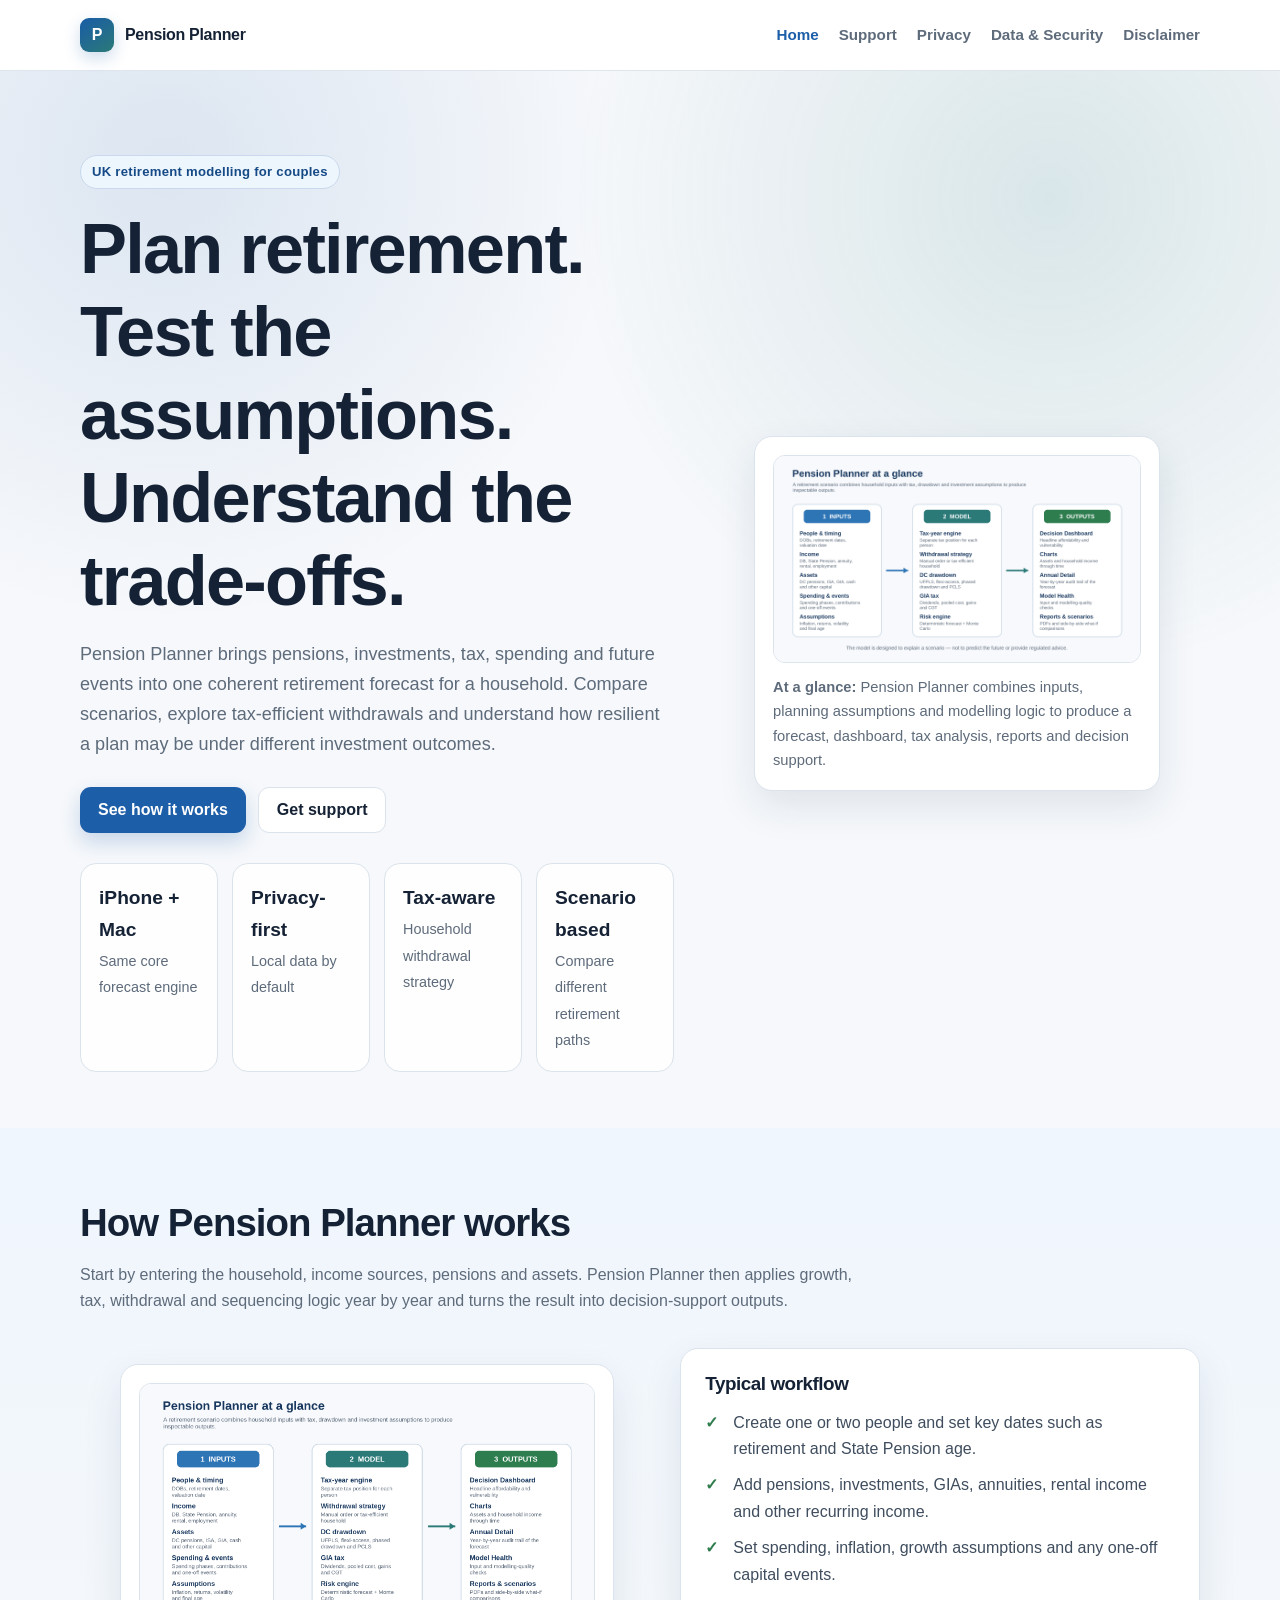
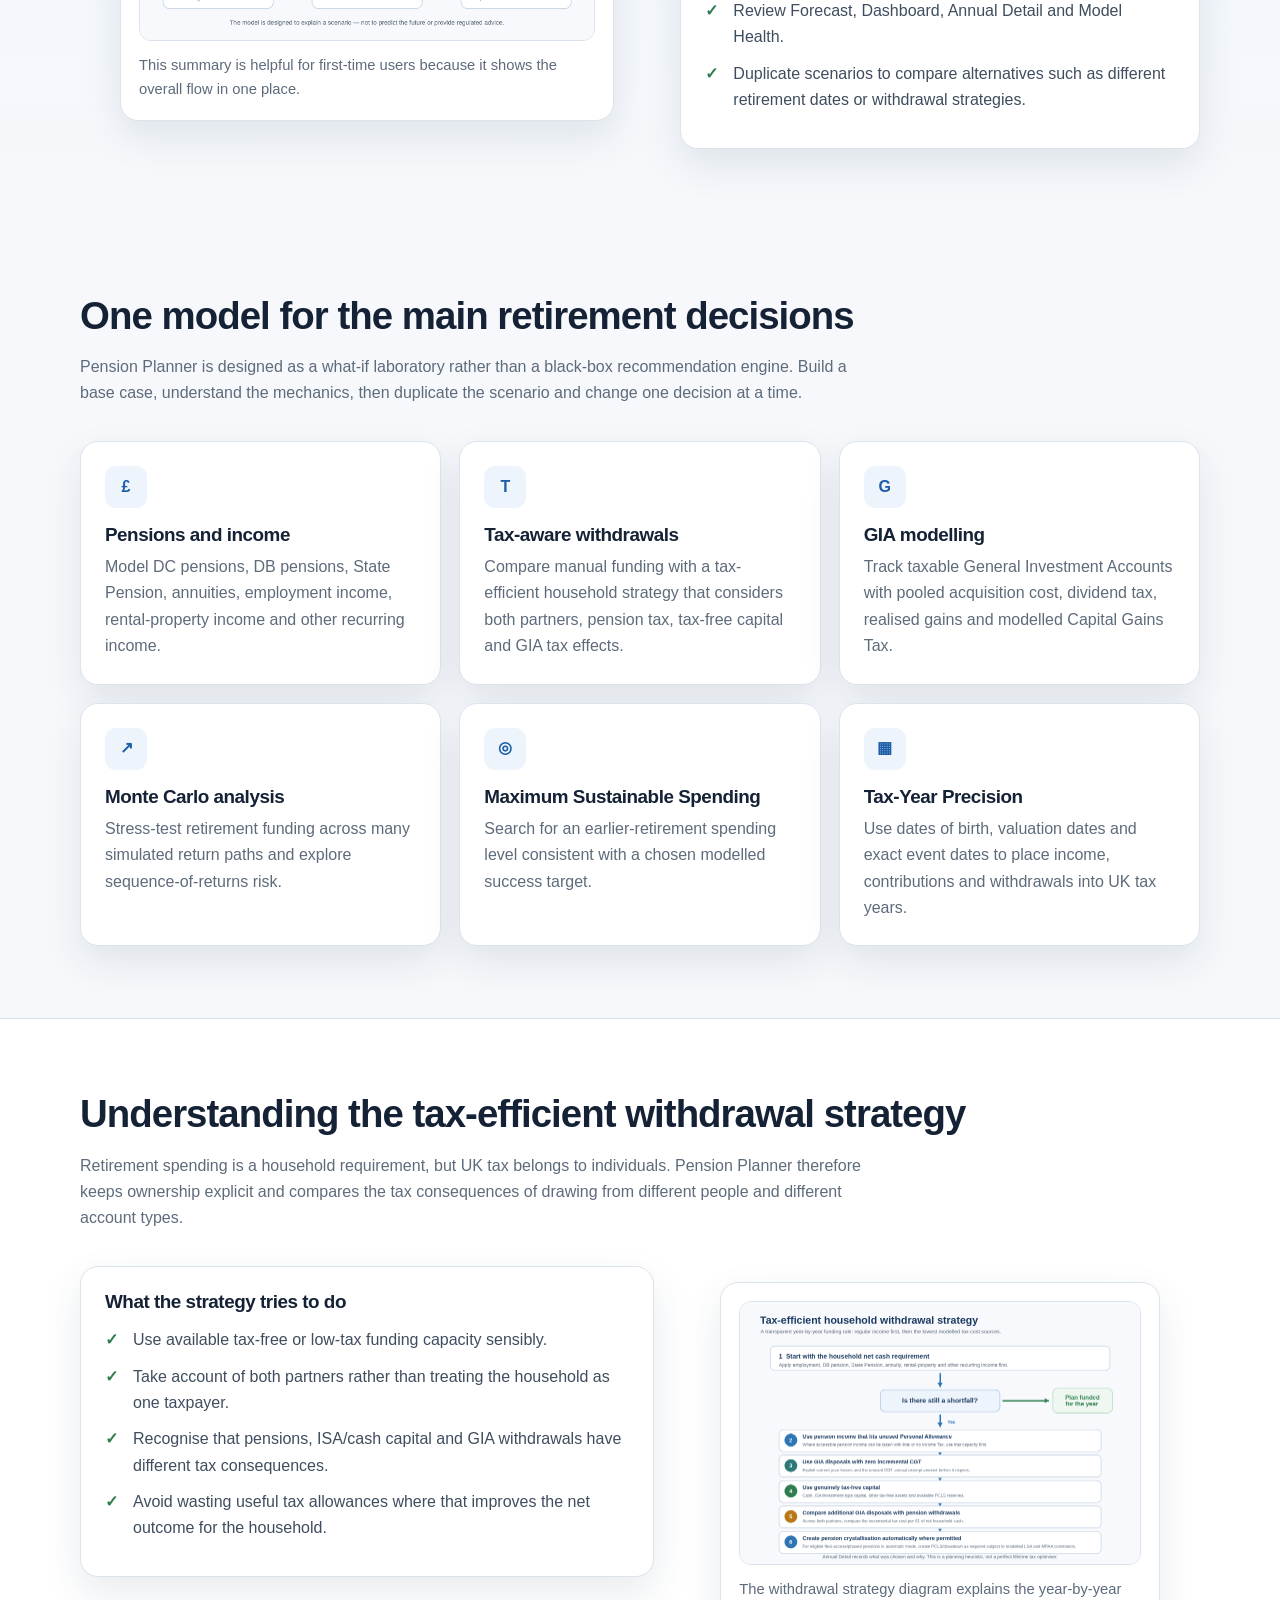
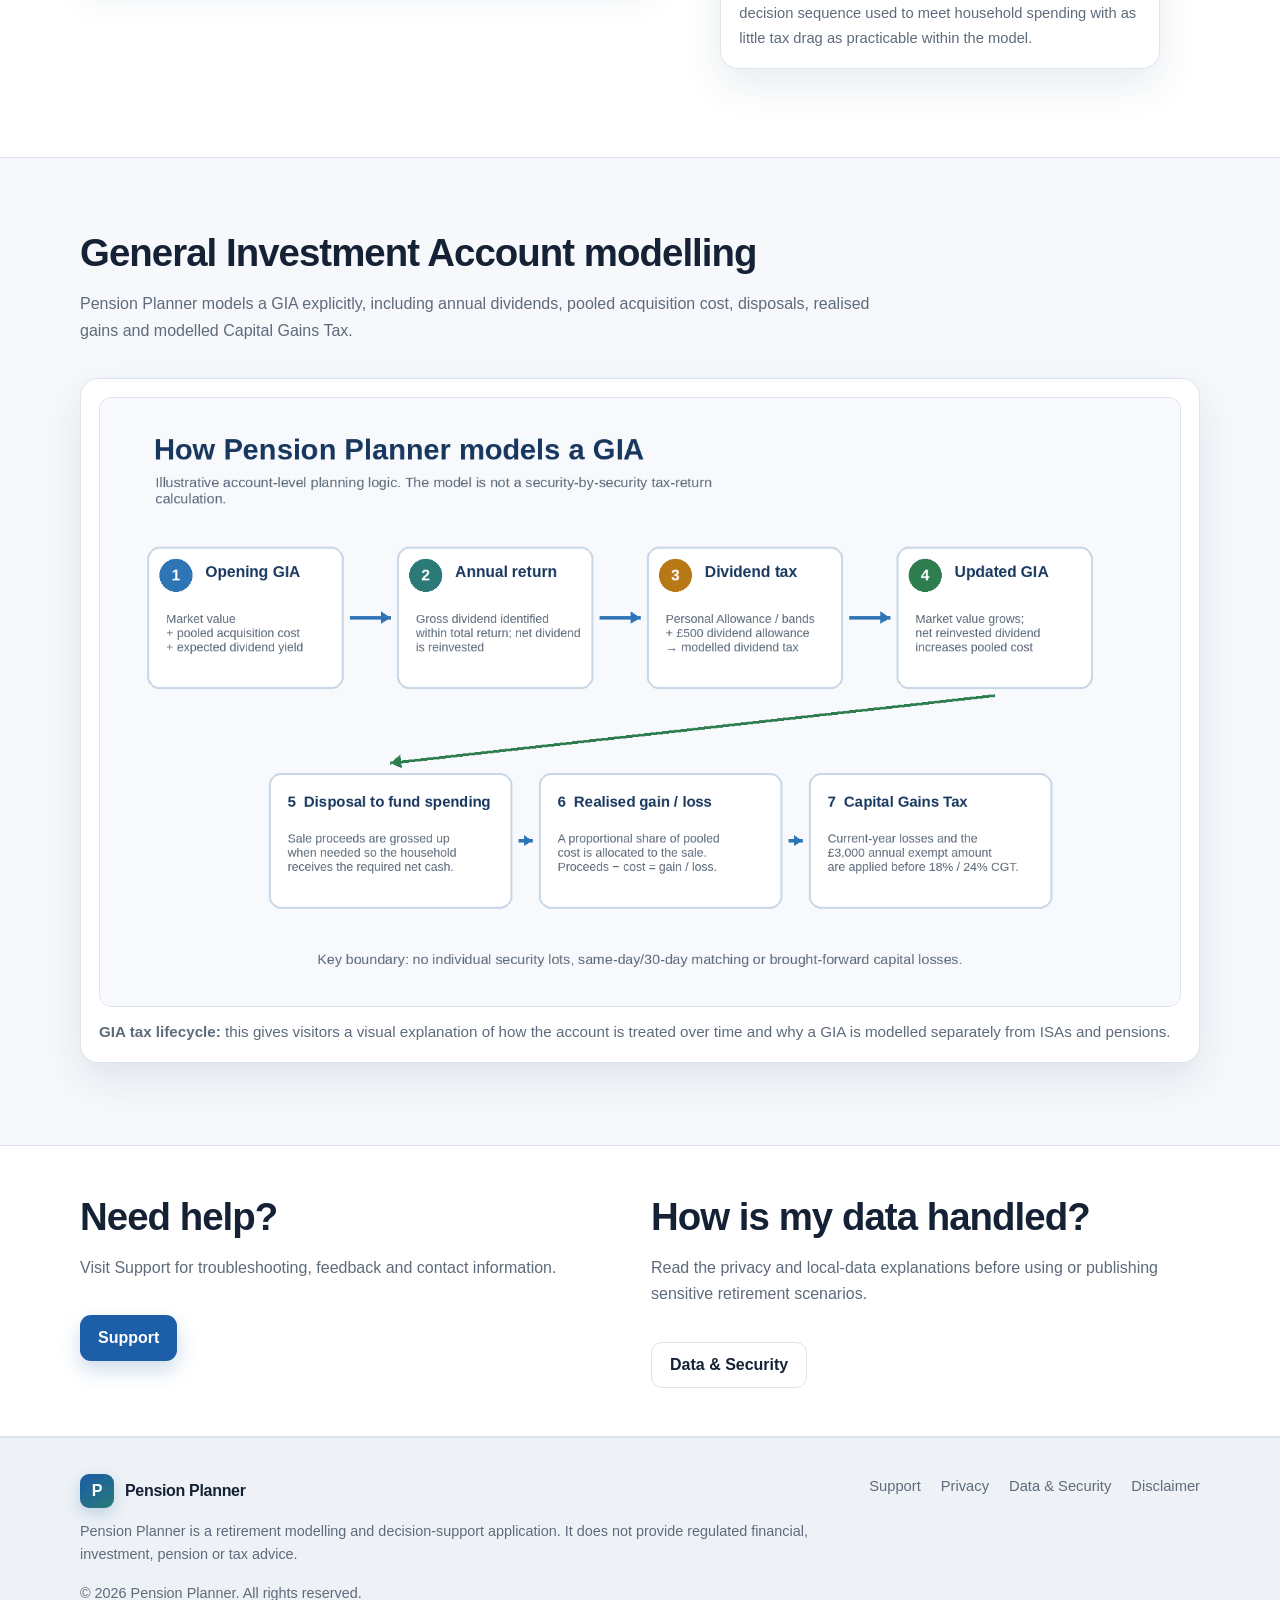
<file: index.html>
<!doctype html>
<html lang="en-GB">
<head>
<meta charset="utf-8">
<meta name="viewport" content="width=device-width, initial-scale=1">
<title>Pension Planner — UK Retirement Modelling</title>
<meta name="description" content="Pension Planner is a privacy-first UK retirement modelling app for couples, available for iPhone and Mac.">
<link rel="canonical" href="https://pensionplannerapp.co.uk/">
<link rel="icon" href="/assets/logo.svg" type="image/svg+xml">
<link rel="stylesheet" href="/assets/styles.css">
<meta name="theme-color" content="#1d5ea8">
</head>
<body>

<header class="site-header">
  <div class="container nav">
    <a class="brand" href="/"><span class="brand-mark">P</span><span>Pension Planner</span></a>
    <button class="menu-button" type="button" aria-expanded="false" aria-label="Open navigation">Menu</button>
    <nav class="nav-links" aria-label="Primary">
      <a href="/">Home</a>
      <a href="/support/">Support</a>
      <a href="/privacy/">Privacy</a>
      <a href="/data/">Data &amp; Security</a>
      <a href="/disclaimer/">Disclaimer</a>
    </nav>
  </div>
</header>

<main>
<section class="hero">
  <div class="container hero-grid">
    <div>
      <span class="eyebrow">UK retirement modelling for couples</span>
      <h1>Plan retirement. Test the assumptions. Understand the trade-offs.</h1>
      <p>Pension Planner brings pensions, investments, tax, spending and future events into one coherent retirement forecast for a household. Compare scenarios, explore tax-efficient withdrawals and understand how resilient a plan may be under different investment outcomes.</p>
      <div class="actions">
        <a class="button button-primary" href="#how-it-works">See how it works</a>
        <a class="button button-secondary" href="/support/">Get support</a>
      </div>
      <div class="stat-strip">
        <div class="stat"><strong>iPhone + Mac</strong><span>Same core forecast engine</span></div>
        <div class="stat"><strong>Privacy-first</strong><span>Local data by default</span></div>
        <div class="stat"><strong>Tax-aware</strong><span>Household withdrawal strategy</span></div>
        <div class="stat"><strong>Scenario based</strong><span>Compare different retirement paths</span></div>
      </div>
    </div>
    <figure class="figure-card">
      <img src="/assets/pension_planner_at_a_glance.png" alt="Diagram showing Pension Planner at a glance: inputs, modelling engine and outputs.">
      <figcaption><strong>At a glance:</strong> Pension Planner combines inputs, planning assumptions and modelling logic to produce a forecast, dashboard, tax analysis, reports and decision support.</figcaption>
    </figure>
  </div>
</section>

<section id="how-it-works" class="section band">
  <div class="container">
    <h2>How Pension Planner works</h2>
    <p class="section-intro">Start by entering the household, income sources, pensions and assets. Pension Planner then applies growth, tax, withdrawal and sequencing logic year by year and turns the result into decision-support outputs.</p>
    <div class="visual-grid">
      <figure class="figure-card">
        <img src="/assets/pension_planner_at_a_glance.png" alt="Overview diagram of Pension Planner workflow from inputs to outputs.">
        <figcaption>This summary is helpful for first-time users because it shows the overall flow in one place.</figcaption>
      </figure>
      <div class="card">
        <h3>Typical workflow</h3>
        <ul class="checklist">
          <li>Create one or two people and set key dates such as retirement and State Pension age.</li>
          <li>Add pensions, investments, GIAs, annuities, rental income and other recurring income.</li>
          <li>Set spending, inflation, growth assumptions and any one-off capital events.</li>
          <li>Review Forecast, Dashboard, Annual Detail and Model Health.</li>
          <li>Duplicate scenarios to compare alternatives such as different retirement dates or withdrawal strategies.</li>
        </ul>
      </div>
    </div>
  </div>
</section>

<section class="section">
  <div class="container">
    <h2>One model for the main retirement decisions</h2>
    <p class="section-intro">Pension Planner is designed as a what-if laboratory rather than a black-box recommendation engine. Build a base case, understand the mechanics, then duplicate the scenario and change one decision at a time.</p>
    <div class="grid-3">
      <article class="card"><div class="icon">£</div><h3>Pensions and income</h3><p>Model DC pensions, DB pensions, State Pension, annuities, employment income, rental-property income and other recurring income.</p></article>
      <article class="card"><div class="icon">T</div><h3>Tax-aware withdrawals</h3><p>Compare manual funding with a tax-efficient household strategy that considers both partners, pension tax, tax-free capital and GIA tax effects.</p></article>
      <article class="card"><div class="icon">G</div><h3>GIA modelling</h3><p>Track taxable General Investment Accounts with pooled acquisition cost, dividend tax, realised gains and modelled Capital Gains Tax.</p></article>
      <article class="card"><div class="icon">↗</div><h3>Monte Carlo analysis</h3><p>Stress-test retirement funding across many simulated return paths and explore sequence-of-returns risk.</p></article>
      <article class="card"><div class="icon">◎</div><h3>Maximum Sustainable Spending</h3><p>Search for an earlier-retirement spending level consistent with a chosen modelled success target.</p></article>
      <article class="card"><div class="icon">▦</div><h3>Tax-Year Precision</h3><p>Use dates of birth, valuation dates and exact event dates to place income, contributions and withdrawals into UK tax years.</p></article>
    </div>
  </div>
</section>

<section class="section section-white">
  <div class="container">
    <h2>Understanding the tax-efficient withdrawal strategy</h2>
    <p class="section-intro">Retirement spending is a household requirement, but UK tax belongs to individuals. Pension Planner therefore keeps ownership explicit and compares the tax consequences of drawing from different people and different account types.</p>
    <div class="visual-grid">
      <div class="card">
        <h3>What the strategy tries to do</h3>
        <ul class="checklist">
          <li>Use available tax-free or low-tax funding capacity sensibly.</li>
          <li>Take account of both partners rather than treating the household as one taxpayer.</li>
          <li>Recognise that pensions, ISA/cash capital and GIA withdrawals have different tax consequences.</li>
          <li>Avoid wasting useful tax allowances where that improves the net outcome for the household.</li>
        </ul>
      </div>
      <figure class="figure-card">
        <img src="/assets/tax_efficient_withdrawal_strategy.png" alt="Diagram showing the year by year tax-efficient household withdrawal strategy.">
        <figcaption>The withdrawal strategy diagram explains the year-by-year decision sequence used to meet household spending with as little tax drag as practicable within the model.</figcaption>
      </figure>
    </div>
  </div>
</section>

<section class="section">
  <div class="container">
    <h2>General Investment Account modelling</h2>
    <p class="section-intro">Pension Planner models a GIA explicitly, including annual dividends, pooled acquisition cost, disposals, realised gains and modelled Capital Gains Tax.</p>
    <figure class="figure-card figure-large">
      <img src="/assets/gia_tax_lifecycle.png" alt="Diagram showing GIA lifecycle: opening balance, dividends, pooled cost, disposals, gains and capital gains tax.">
      <figcaption><strong>GIA tax lifecycle:</strong> this gives visitors a visual explanation of how the account is treated over time and why a GIA is modelled separately from ISAs and pensions.</figcaption>
    </figure>
  </div>
</section>

<section class="section-tight section-white">
  <div class="container">
    <div class="grid-2">
      <div><h2>Need help?</h2><p class="section-intro">Visit Support for troubleshooting, feedback and contact information.</p><a class="button button-primary" href="/support/">Support</a></div>
      <div><h2>How is my data handled?</h2><p class="section-intro">Read the privacy and local-data explanations before using or publishing sensitive retirement scenarios.</p><a class="button button-secondary" href="/data/">Data &amp; Security</a></div>
    </div>
  </div>
</section>
</main>

<footer class="site-footer">
  <div class="container footer-grid">
    <div>
      <div class="brand"><span class="brand-mark">P</span><span>Pension Planner</span></div>
      <p class="footer-note">Pension Planner is a retirement modelling and decision-support application. It does not provide regulated financial, investment, pension or tax advice.</p>
      <p class="small">© <span id="year">2026</span> Pension Planner. All rights reserved.</p>
    </div>
    <nav class="footer-links" aria-label="Footer">
      <a href="/support/">Support</a>
      <a href="/privacy/">Privacy</a>
      <a href="/data/">Data &amp; Security</a>
      <a href="/disclaimer/">Disclaimer</a>
    </nav>
  </div>
</footer>

<script src="/assets/site.js"></script>
<script>document.addEventListener('DOMContentLoaded',()=>{const a=[...document.querySelectorAll('.nav-links a')].find(x=>x.getAttribute('href')==='/');if(a)a.setAttribute('aria-current','page');});</script>
</body>
</html>
</file>
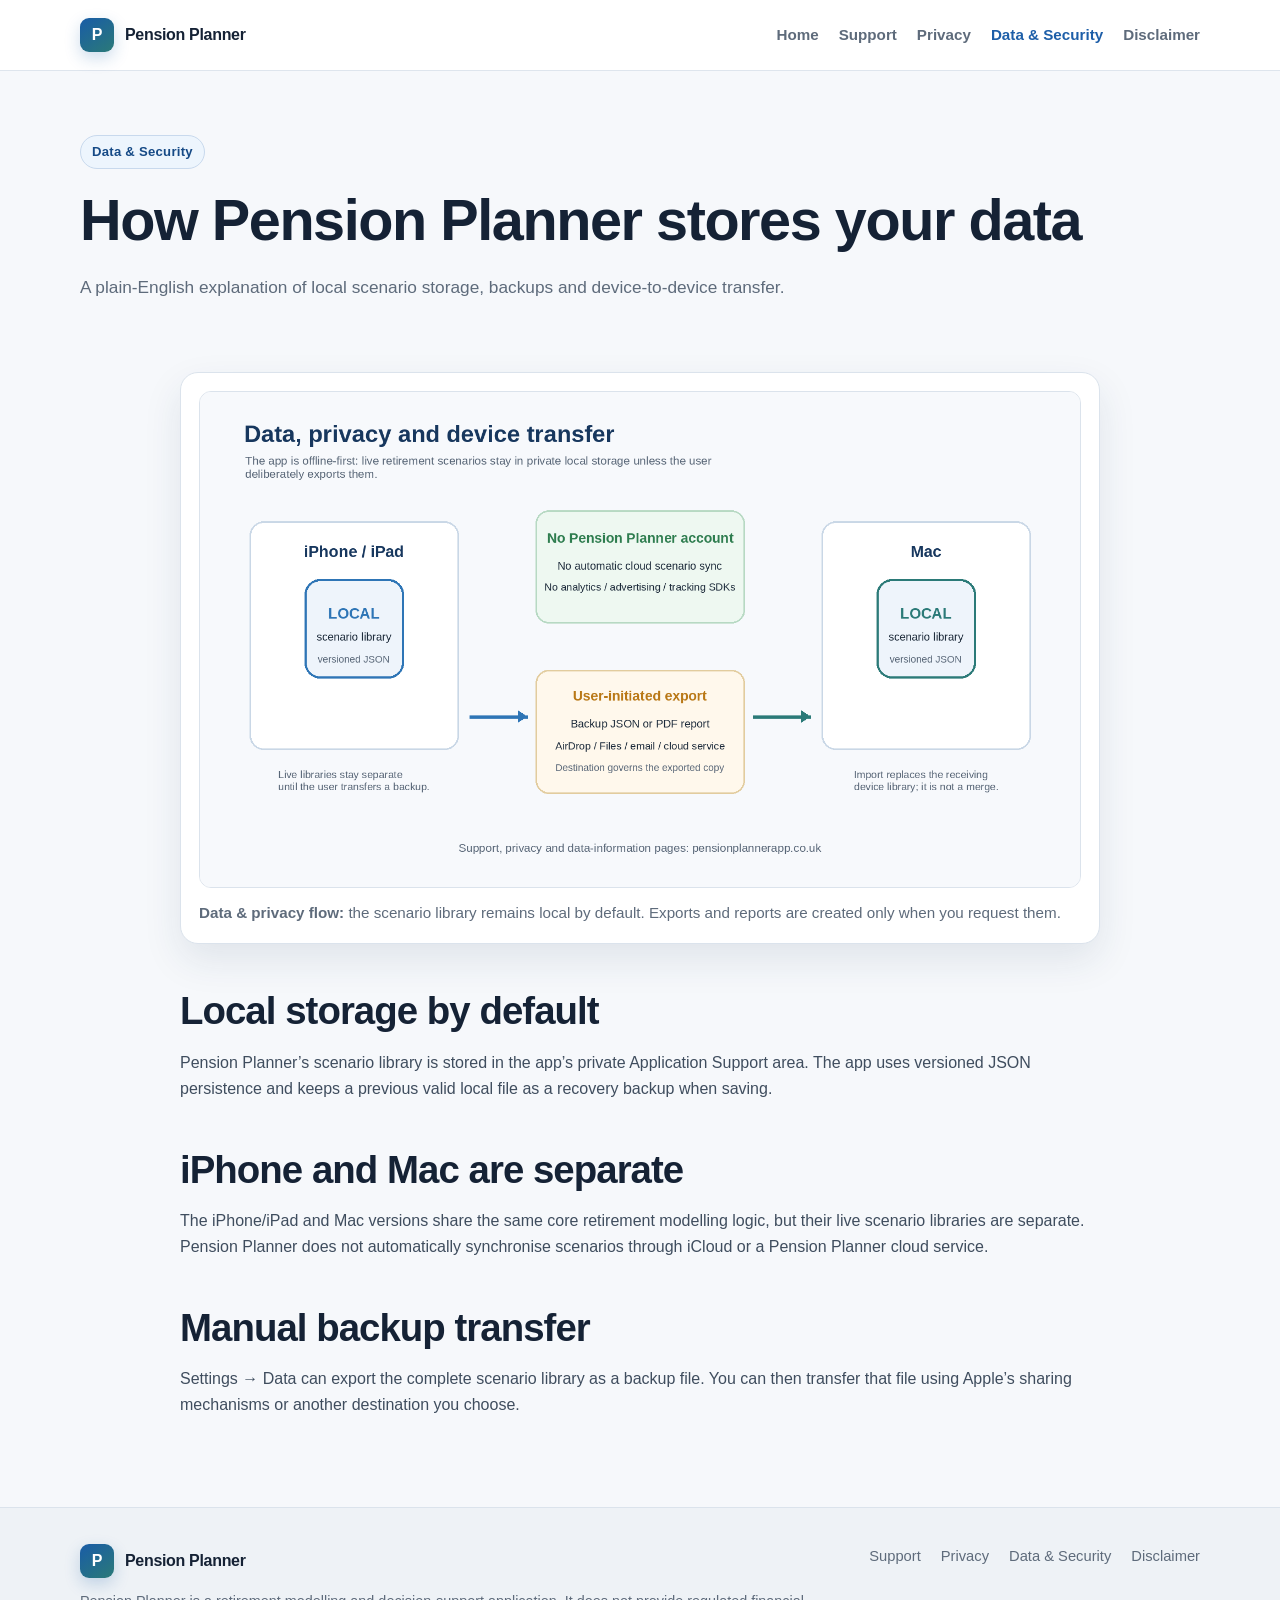
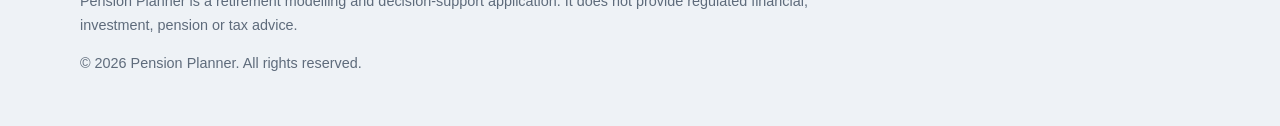
<file: data/index.html>
<!doctype html>
<html lang="en-GB">
<head>
<meta charset="utf-8">
<meta name="viewport" content="width=device-width, initial-scale=1">
<title>Data & Security — Pension Planner</title>
<meta name="description" content="How Pension Planner stores retirement scenarios locally and handles backups, reports and device transfer.">
<link rel="canonical" href="https://pensionplannerapp.co.uk/data/">
<link rel="icon" href="/assets/logo.svg" type="image/svg+xml">
<link rel="stylesheet" href="/assets/styles.css">
<meta name="theme-color" content="#1d5ea8">
</head>
<body>

<header class="site-header">
  <div class="container nav">
    <a class="brand" href="/"><span class="brand-mark">P</span><span>Pension Planner</span></a>
    <button class="menu-button" type="button" aria-expanded="false" aria-label="Open navigation">Menu</button>
    <nav class="nav-links" aria-label="Primary">
      <a href="/">Home</a>
      <a href="/support/">Support</a>
      <a href="/privacy/">Privacy</a>
      <a href="/data/">Data &amp; Security</a>
      <a href="/disclaimer/">Disclaimer</a>
    </nav>
  </div>
</header>

<main>
<section class="page-hero"><div class="container">
  <span class="eyebrow">Data &amp; Security</span>
  <h1>How Pension Planner stores your data</h1>
  <p>A plain-English explanation of local scenario storage, backups and device-to-device transfer.</p>
</div></section>
<section><div class="container content">
  <figure class="figure-card figure-large">
    <img src="/assets/data_privacy_flow.png" alt="Diagram showing local storage, exports, and device transfer in Pension Planner.">
    <figcaption><strong>Data &amp; privacy flow:</strong> the scenario library remains local by default. Exports and reports are created only when you request them.</figcaption>
  </figure>
  <h2>Local storage by default</h2>
  <p>Pension Planner’s scenario library is stored in the app’s private Application Support area. The app uses versioned JSON persistence and keeps a previous valid local file as a recovery backup when saving.</p>
  <h2>iPhone and Mac are separate</h2>
  <p>The iPhone/iPad and Mac versions share the same core retirement modelling logic, but their live scenario libraries are separate. Pension Planner does not automatically synchronise scenarios through iCloud or a Pension Planner cloud service.</p>
  <h2>Manual backup transfer</h2>
  <p>Settings → Data can export the complete scenario library as a backup file. You can then transfer that file using Apple’s sharing mechanisms or another destination you choose.</p>
</div></section>
</main>

<footer class="site-footer">
  <div class="container footer-grid">
    <div>
      <div class="brand"><span class="brand-mark">P</span><span>Pension Planner</span></div>
      <p class="footer-note">Pension Planner is a retirement modelling and decision-support application. It does not provide regulated financial, investment, pension or tax advice.</p>
      <p class="small">© <span id="year">2026</span> Pension Planner. All rights reserved.</p>
    </div>
    <nav class="footer-links" aria-label="Footer">
      <a href="/support/">Support</a>
      <a href="/privacy/">Privacy</a>
      <a href="/data/">Data &amp; Security</a>
      <a href="/disclaimer/">Disclaimer</a>
    </nav>
  </div>
</footer>

<script src="/assets/site.js"></script>
<script>document.addEventListener('DOMContentLoaded',()=>{const a=[...document.querySelectorAll('.nav-links a')].find(x=>x.getAttribute('href')==='/data/');if(a)a.setAttribute('aria-current','page');});</script>
</body>
</html>
</file>
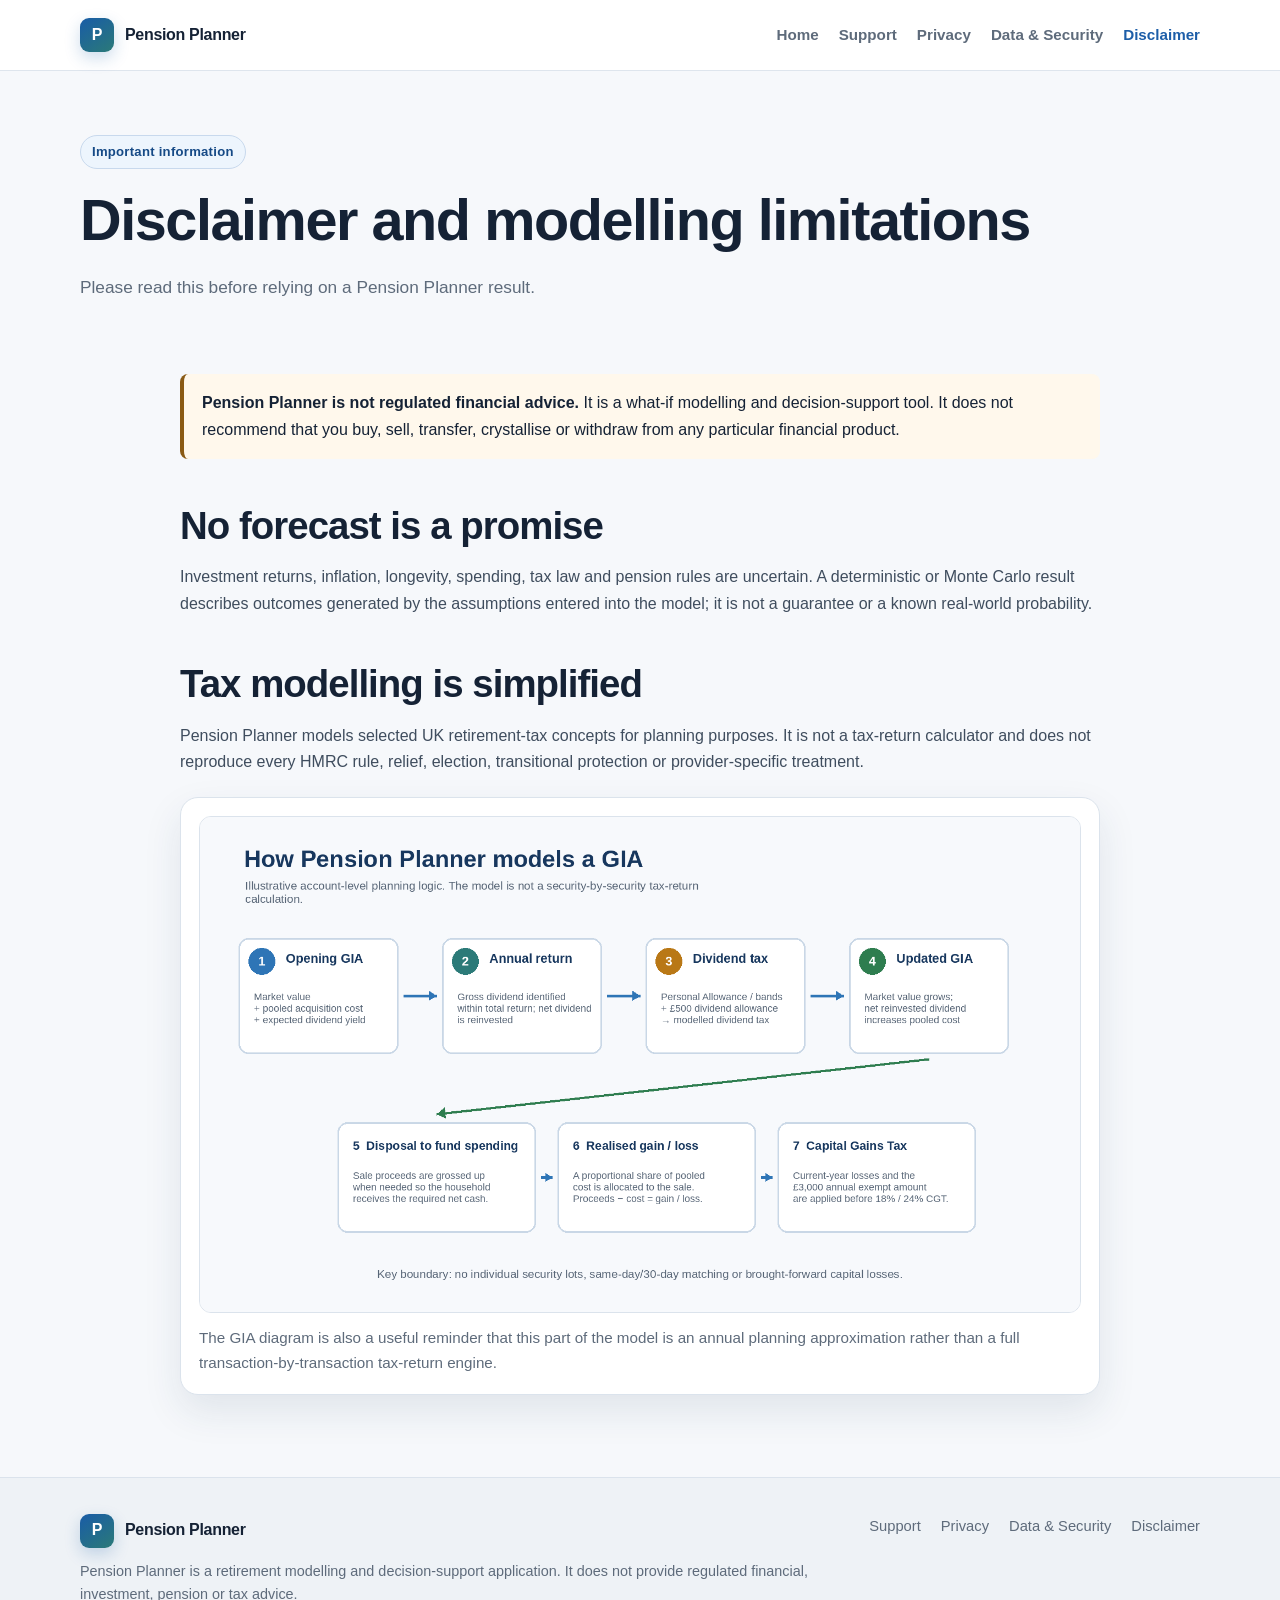
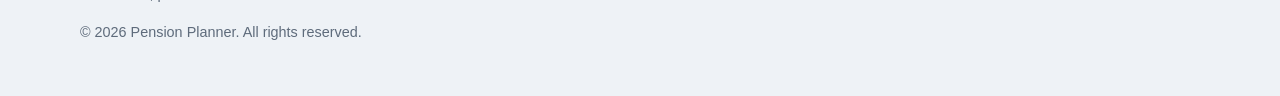
<file: disclaimer/index.html>
<!doctype html>
<html lang="en-GB">
<head>
<meta charset="utf-8">
<meta name="viewport" content="width=device-width, initial-scale=1">
<title>Disclaimer — Pension Planner</title>
<meta name="description" content="Important information about Pension Planner's retirement forecasts, tax modelling and limitations.">
<link rel="canonical" href="https://pensionplannerapp.co.uk/disclaimer/">
<link rel="icon" href="/assets/logo.svg" type="image/svg+xml">
<link rel="stylesheet" href="/assets/styles.css">
<meta name="theme-color" content="#1d5ea8">
</head>
<body>

<header class="site-header">
  <div class="container nav">
    <a class="brand" href="/"><span class="brand-mark">P</span><span>Pension Planner</span></a>
    <button class="menu-button" type="button" aria-expanded="false" aria-label="Open navigation">Menu</button>
    <nav class="nav-links" aria-label="Primary">
      <a href="/">Home</a>
      <a href="/support/">Support</a>
      <a href="/privacy/">Privacy</a>
      <a href="/data/">Data &amp; Security</a>
      <a href="/disclaimer/">Disclaimer</a>
    </nav>
  </div>
</header>

<main>
<section class="page-hero"><div class="container">
  <span class="eyebrow">Important information</span>
  <h1>Disclaimer and modelling limitations</h1>
  <p>Please read this before relying on a Pension Planner result.</p>
</div></section>
<section><div class="container content">
  <div class="notice"><strong>Pension Planner is not regulated financial advice.</strong> It is a what-if modelling and decision-support tool. It does not recommend that you buy, sell, transfer, crystallise or withdraw from any particular financial product.</div>
  <h2>No forecast is a promise</h2>
  <p>Investment returns, inflation, longevity, spending, tax law and pension rules are uncertain. A deterministic or Monte Carlo result describes outcomes generated by the assumptions entered into the model; it is not a guarantee or a known real-world probability.</p>
  <h2>Tax modelling is simplified</h2>
  <p>Pension Planner models selected UK retirement-tax concepts for planning purposes. It is not a tax-return calculator and does not reproduce every HMRC rule, relief, election, transitional protection or provider-specific treatment.</p>
  <figure class="figure-card figure-large">
    <img src="/assets/gia_tax_lifecycle.png" alt="Diagram illustrating the simplified GIA modelling lifecycle.">
    <figcaption>The GIA diagram is also a useful reminder that this part of the model is an annual planning approximation rather than a full transaction-by-transaction tax-return engine.</figcaption>
  </figure>
</div></section>
</main>

<footer class="site-footer">
  <div class="container footer-grid">
    <div>
      <div class="brand"><span class="brand-mark">P</span><span>Pension Planner</span></div>
      <p class="footer-note">Pension Planner is a retirement modelling and decision-support application. It does not provide regulated financial, investment, pension or tax advice.</p>
      <p class="small">© <span id="year">2026</span> Pension Planner. All rights reserved.</p>
    </div>
    <nav class="footer-links" aria-label="Footer">
      <a href="/support/">Support</a>
      <a href="/privacy/">Privacy</a>
      <a href="/data/">Data &amp; Security</a>
      <a href="/disclaimer/">Disclaimer</a>
    </nav>
  </div>
</footer>

<script src="/assets/site.js"></script>
<script>document.addEventListener('DOMContentLoaded',()=>{const a=[...document.querySelectorAll('.nav-links a')].find(x=>x.getAttribute('href')==='/disclaimer/');if(a)a.setAttribute('aria-current','page');});</script>
</body>
</html>
</file>
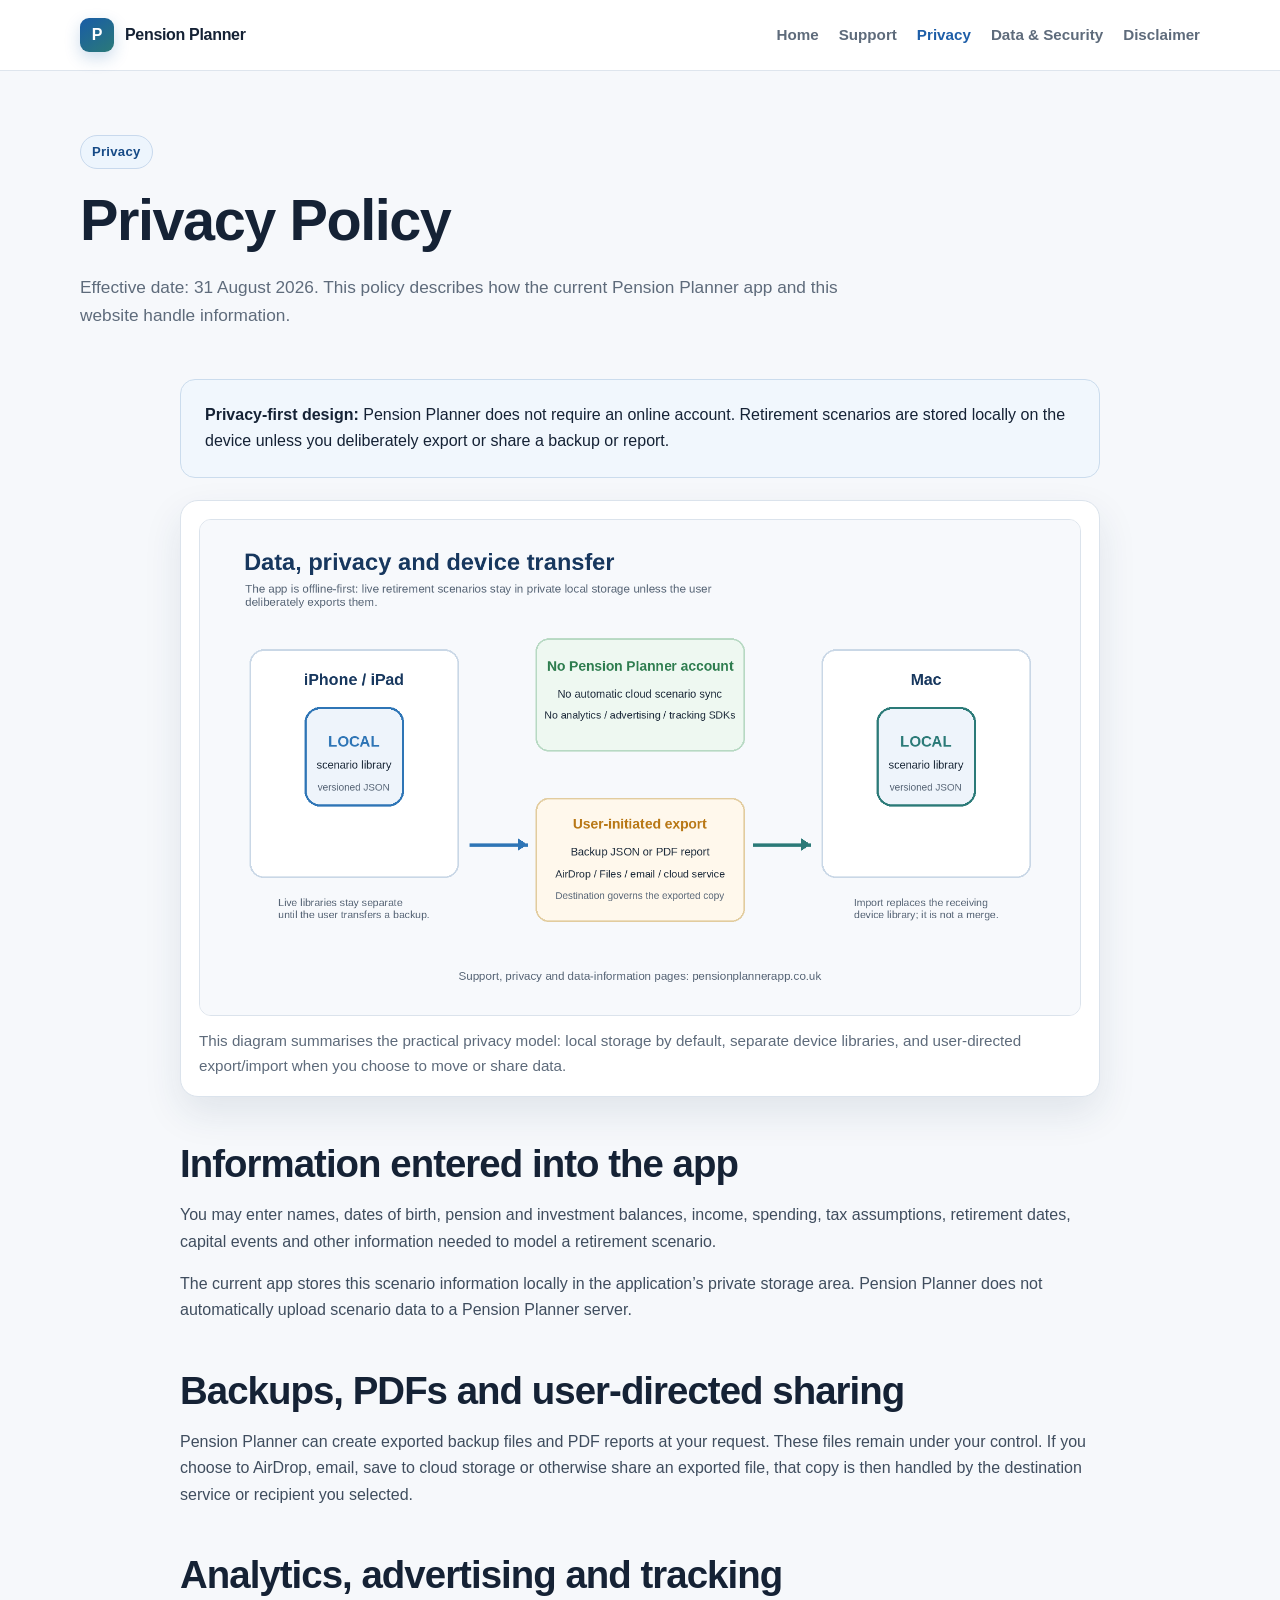
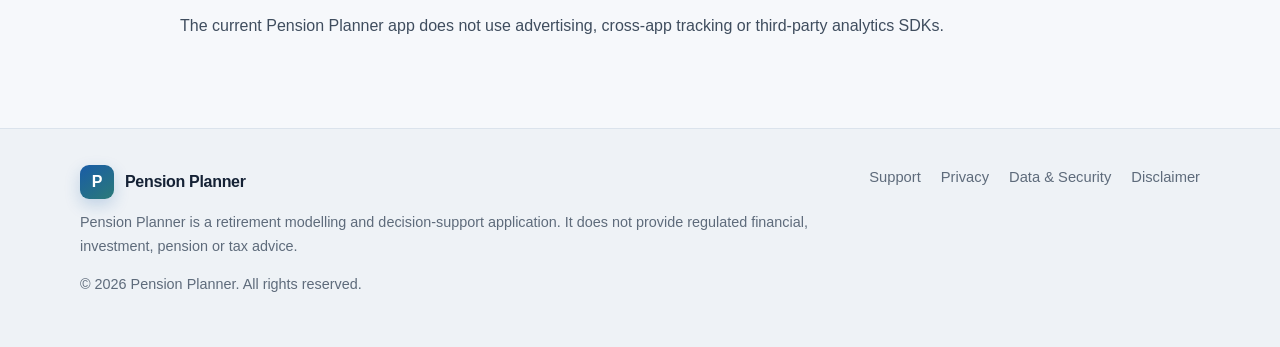
<file: privacy/index.html>
<!doctype html>
<html lang="en-GB">
<head>
<meta charset="utf-8">
<meta name="viewport" content="width=device-width, initial-scale=1">
<title>Privacy Policy — Pension Planner</title>
<meta name="description" content="Privacy policy for Pension Planner.">
<link rel="canonical" href="https://pensionplannerapp.co.uk/privacy/">
<link rel="icon" href="/assets/logo.svg" type="image/svg+xml">
<link rel="stylesheet" href="/assets/styles.css">
<meta name="theme-color" content="#1d5ea8">
</head>
<body>

<header class="site-header">
  <div class="container nav">
    <a class="brand" href="/"><span class="brand-mark">P</span><span>Pension Planner</span></a>
    <button class="menu-button" type="button" aria-expanded="false" aria-label="Open navigation">Menu</button>
    <nav class="nav-links" aria-label="Primary">
      <a href="/">Home</a>
      <a href="/support/">Support</a>
      <a href="/privacy/">Privacy</a>
      <a href="/data/">Data &amp; Security</a>
      <a href="/disclaimer/">Disclaimer</a>
    </nav>
  </div>
</header>

<main>
<section class="page-hero"><div class="container">
  <span class="eyebrow">Privacy</span>
  <h1>Privacy Policy</h1>
  <p>Effective date: 31 August 2026. This policy describes how the current Pension Planner app and this website handle information.</p>
</div></section>
<section><div class="container content">
  <div class="callout"><strong>Privacy-first design:</strong> Pension Planner does not require an online account. Retirement scenarios are stored locally on the device unless you deliberately export or share a backup or report.</div>
  <figure class="figure-card figure-large">
    <img src="/assets/data_privacy_flow.png" alt="Diagram showing local storage, exported files and device transfer for Pension Planner.">
    <figcaption>This diagram summarises the practical privacy model: local storage by default, separate device libraries, and user-directed export/import when you choose to move or share data.</figcaption>
  </figure>
  <h2>Information entered into the app</h2>
  <p>You may enter names, dates of birth, pension and investment balances, income, spending, tax assumptions, retirement dates, capital events and other information needed to model a retirement scenario.</p>
  <p>The current app stores this scenario information locally in the application’s private storage area. Pension Planner does not automatically upload scenario data to a Pension Planner server.</p>
  <h2>Backups, PDFs and user-directed sharing</h2>
  <p>Pension Planner can create exported backup files and PDF reports at your request. These files remain under your control. If you choose to AirDrop, email, save to cloud storage or otherwise share an exported file, that copy is then handled by the destination service or recipient you selected.</p>
  <h2>Analytics, advertising and tracking</h2>
  <p>The current Pension Planner app does not use advertising, cross-app tracking or third-party analytics SDKs.</p>
</div></section>
</main>

<footer class="site-footer">
  <div class="container footer-grid">
    <div>
      <div class="brand"><span class="brand-mark">P</span><span>Pension Planner</span></div>
      <p class="footer-note">Pension Planner is a retirement modelling and decision-support application. It does not provide regulated financial, investment, pension or tax advice.</p>
      <p class="small">© <span id="year">2026</span> Pension Planner. All rights reserved.</p>
    </div>
    <nav class="footer-links" aria-label="Footer">
      <a href="/support/">Support</a>
      <a href="/privacy/">Privacy</a>
      <a href="/data/">Data &amp; Security</a>
      <a href="/disclaimer/">Disclaimer</a>
    </nav>
  </div>
</footer>

<script src="/assets/site.js"></script>
<script>document.addEventListener('DOMContentLoaded',()=>{const a=[...document.querySelectorAll('.nav-links a')].find(x=>x.getAttribute('href')==='/privacy/');if(a)a.setAttribute('aria-current','page');});</script>
</body>
</html>
</file>
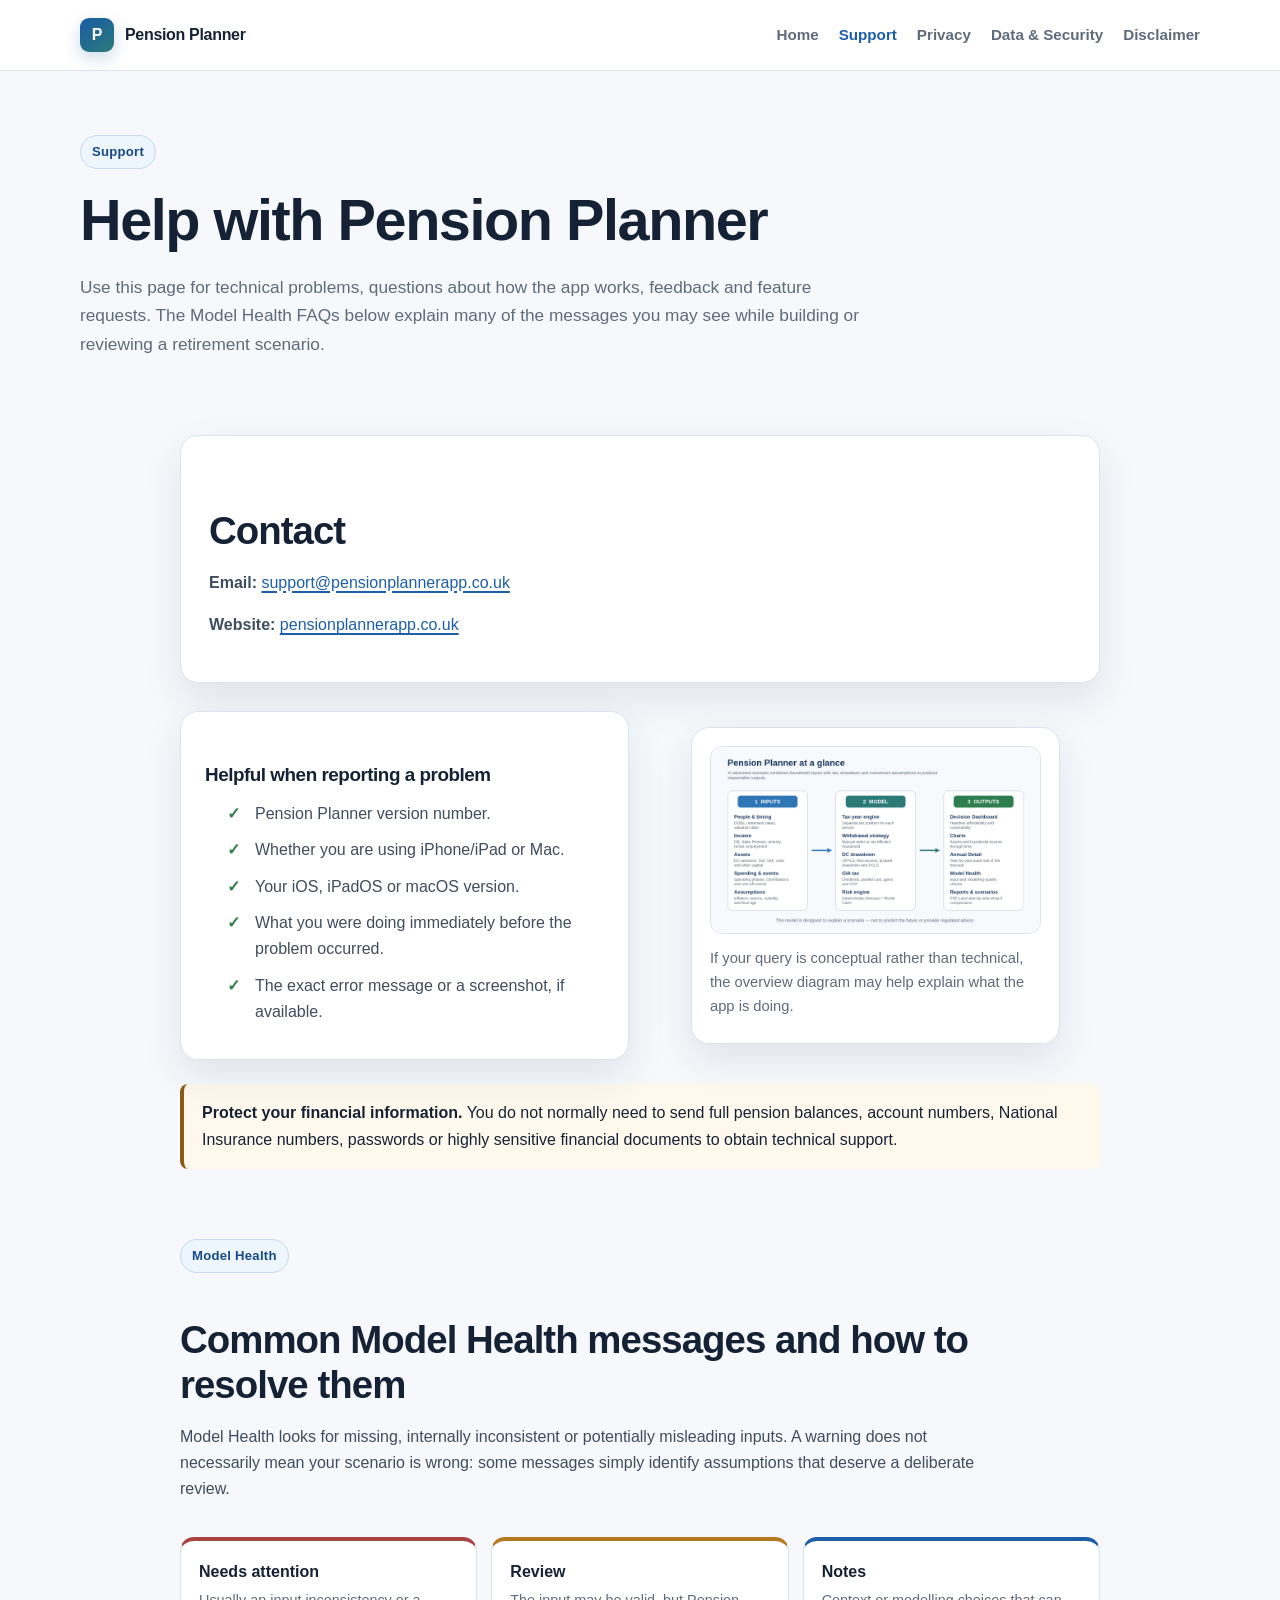
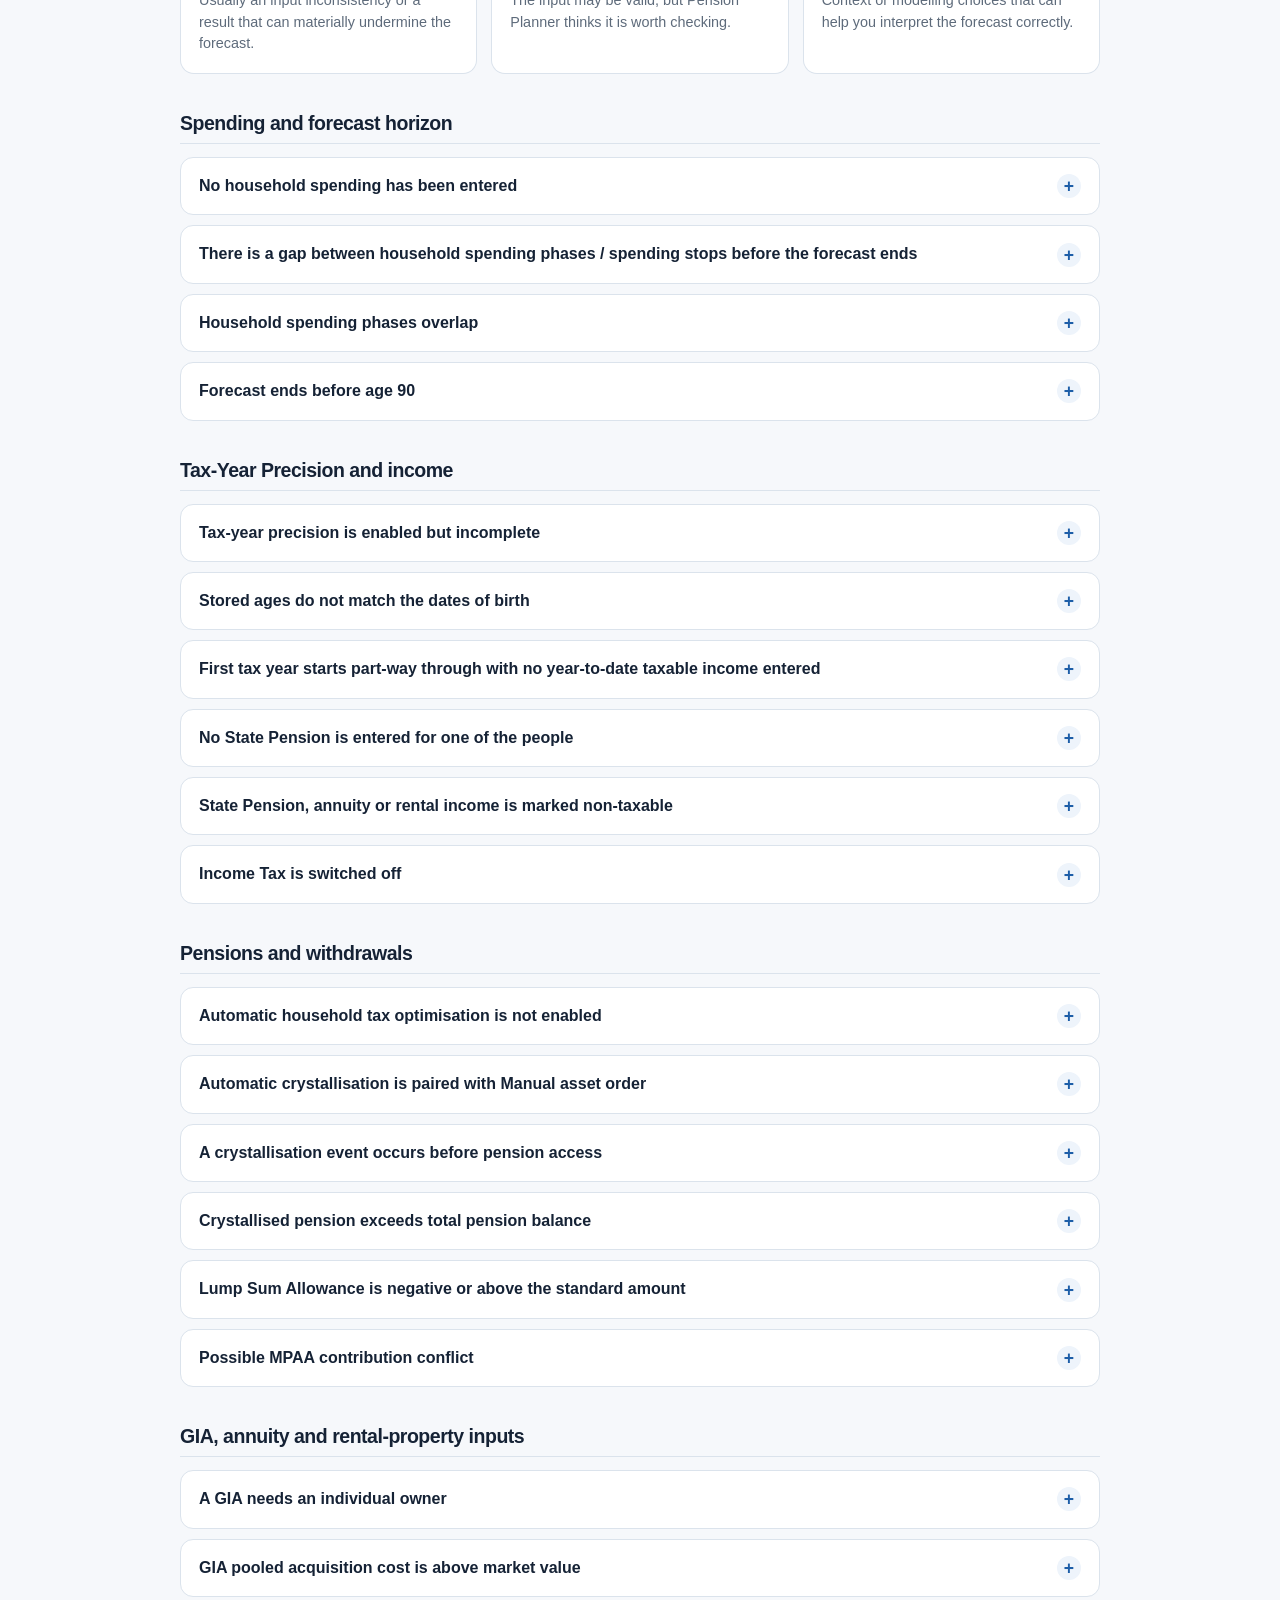
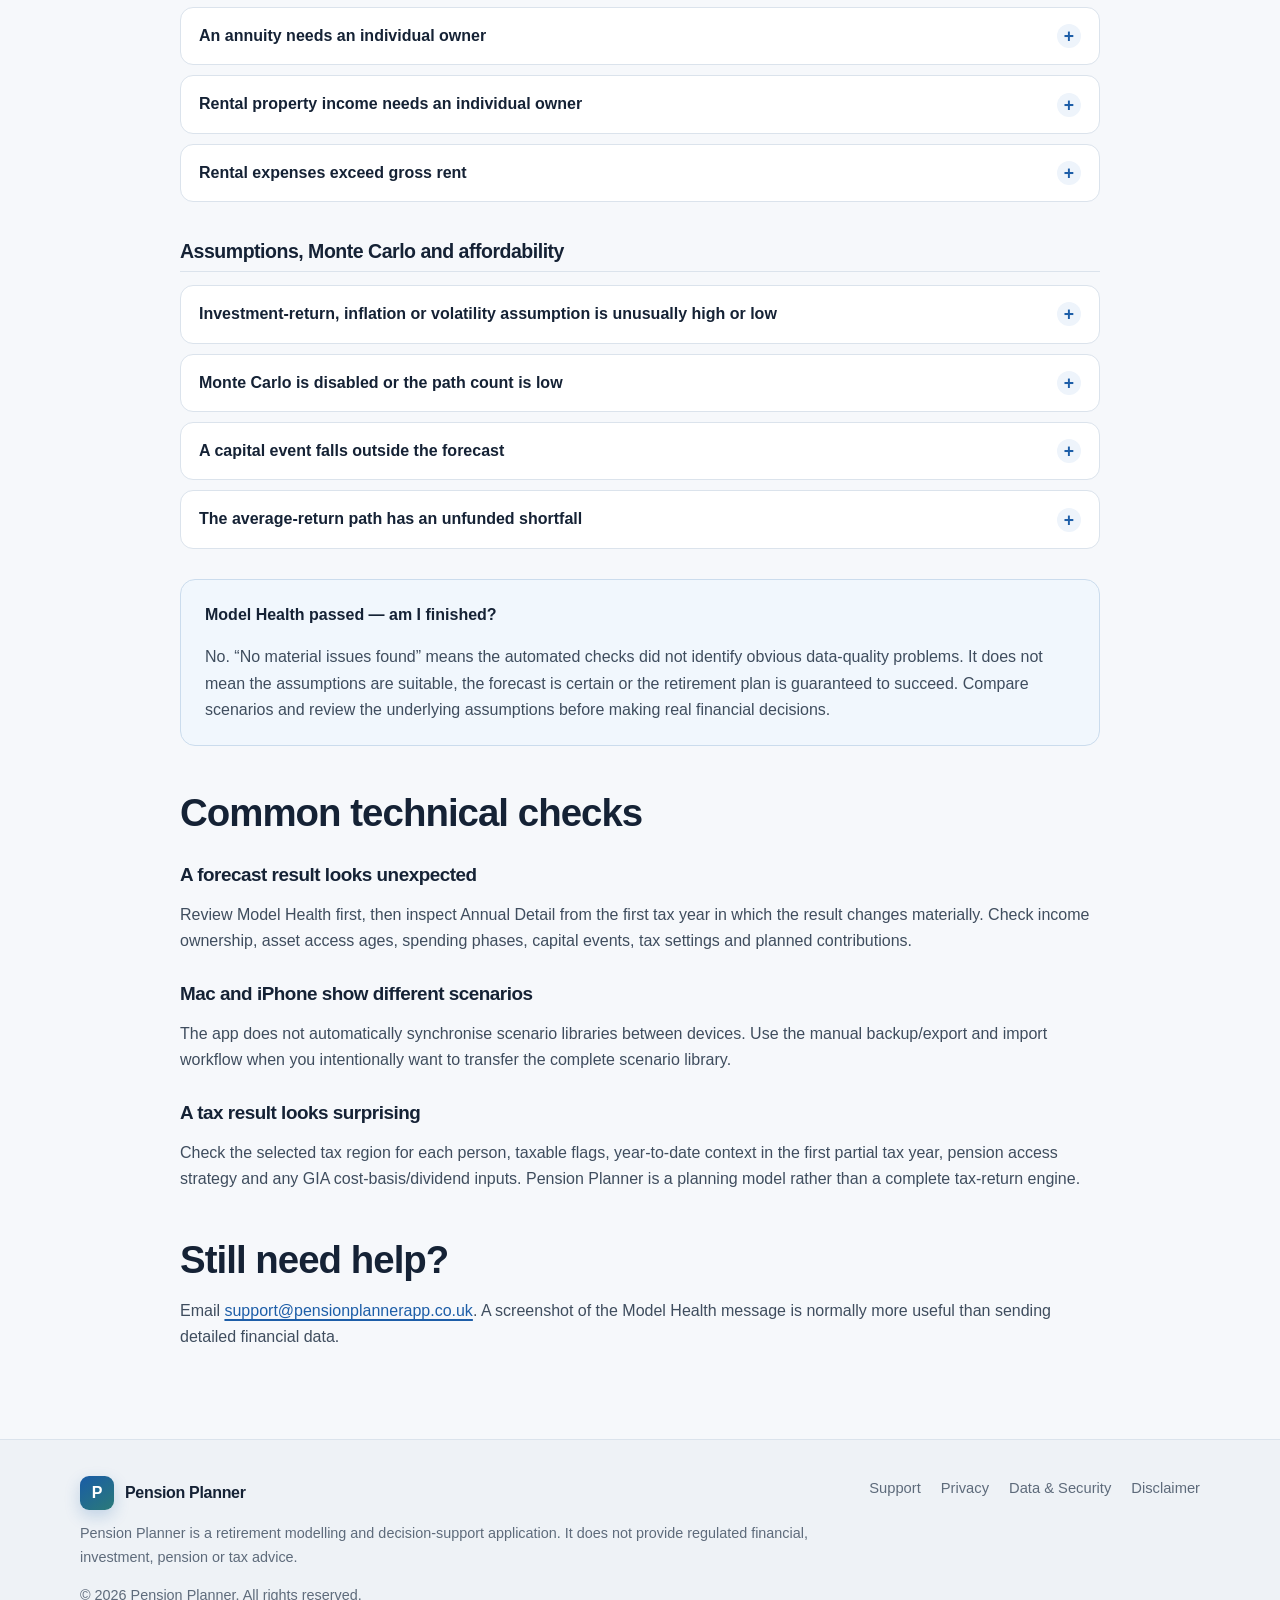
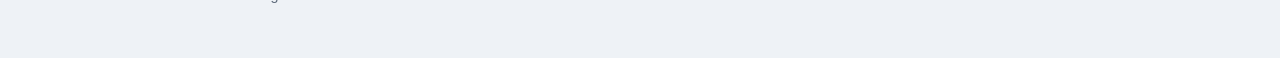
<file: support/index.html>
<!doctype html>
<html lang="en-GB">
<head>
<meta charset="utf-8">
<meta name="viewport" content="width=device-width, initial-scale=1">
<title>Support — Pension Planner</title>
<meta name="description" content="Technical support, troubleshooting, feedback and contact information for Pension Planner.">
<link rel="canonical" href="https://pensionplannerapp.co.uk/support/">
<link rel="icon" href="/assets/logo.svg" type="image/svg+xml">
<link rel="stylesheet" href="/assets/styles.css">
<meta name="theme-color" content="#1d5ea8">
</head>
<body>

<header class="site-header">
  <div class="container nav">
    <a class="brand" href="/"><span class="brand-mark">P</span><span>Pension Planner</span></a>
    <button class="menu-button" type="button" aria-expanded="false" aria-label="Open navigation">Menu</button>
    <nav class="nav-links" aria-label="Primary">
      <a href="/">Home</a>
      <a href="/support/">Support</a>
      <a href="/privacy/">Privacy</a>
      <a href="/data/">Data &amp; Security</a>
      <a href="/disclaimer/">Disclaimer</a>
    </nav>
  </div>
</header>


<main>
<section class="page-hero"><div class="container">
  <span class="eyebrow">Support</span>
  <h1>Help with Pension Planner</h1>
  <p>Use this page for technical problems, questions about how the app works, feedback and feature requests. The Model Health FAQs below explain many of the messages you may see while building or reviewing a retirement scenario.</p>
</div></section>

<section><div class="container content">
  <div class="contact-card">
    <h2>Contact</h2>
    <p><strong>Email:</strong> <a href="mailto:support@pensionplannerapp.co.uk">support@pensionplannerapp.co.uk</a></p>
    <p><strong>Website:</strong> <a href="https://pensionplannerapp.co.uk/">pensionplannerapp.co.uk</a></p>
  </div>

  <div class="grid-2">
    <div class="card">
      <h3>Helpful when reporting a problem</h3>
      <ul class="checklist">
        <li>Pension Planner version number.</li>
        <li>Whether you are using iPhone/iPad or Mac.</li>
        <li>Your iOS, iPadOS or macOS version.</li>
        <li>What you were doing immediately before the problem occurred.</li>
        <li>The exact error message or a screenshot, if available.</li>
      </ul>
    </div>
    <figure class="figure-card">
      <img src="/assets/pension_planner_at_a_glance.png" alt="Overview diagram showing how Pension Planner works.">
      <figcaption>If your query is conceptual rather than technical, the overview diagram may help explain what the app is doing.</figcaption>
    </figure>
  </div>

  <div class="notice">
    <strong>Protect your financial information.</strong> You do not normally need to send full pension balances, account numbers, National Insurance numbers, passwords or highly sensitive financial documents to obtain technical support.
  </div>

  <section id="model-health-faq" class="faq-section" aria-labelledby="model-health-heading">
    <span class="eyebrow">Model Health</span>
    <h2 id="model-health-heading">Common Model Health messages and how to resolve them</h2>
    <p class="section-intro">Model Health looks for missing, internally inconsistent or potentially misleading inputs. A warning does not necessarily mean your scenario is wrong: some messages simply identify assumptions that deserve a deliberate review.</p>

    <div class="severity-grid" aria-label="Model Health severity levels">
      <div class="severity-card severity-critical">
        <strong>Needs attention</strong>
        <span>Usually an input inconsistency or a result that can materially undermine the forecast.</span>
      </div>
      <div class="severity-card severity-warning">
        <strong>Review</strong>
        <span>The input may be valid, but Pension Planner thinks it is worth checking.</span>
      </div>
      <div class="severity-card severity-note">
        <strong>Notes</strong>
        <span>Context or modelling choices that can help you interpret the forecast correctly.</span>
      </div>
    </div>

    <h3 class="faq-group-title">Spending and forecast horizon</h3>

    <details class="faq-item">
      <summary>No household spending has been entered</summary>
      <div class="faq-answer">
        <p><strong>Why it appears:</strong> A retirement forecast cannot test affordability unless there is a household spending requirement.</p>
        <p><strong>How to resolve it:</strong> Add at least one Household spending phase. If spending changes later in retirement, add additional phases rather than trying to represent the whole retirement with one number.</p>
      </div>
    </details>

    <details class="faq-item">
      <summary>There is a gap between household spending phases / spending stops before the forecast ends</summary>
      <div class="faq-answer">
        <p><strong>Why it appears:</strong> One or more years or dates in the forecast are not covered by a spending phase. This can make later asset balances look artificially strong.</p>
        <p><strong>How to resolve it:</strong> Adjust the end of the earlier phase and the start of the next phase so spending is continuous, or add a phase for the intervening period. Extend the final phase if spending is intended to continue to the end of the forecast.</p>
      </div>
    </details>

    <details class="faq-item">
      <summary>Household spending phases overlap</summary>
      <div class="faq-answer">
        <p><strong>Why it appears:</strong> Two spending targets apply to the same age or date range.</p>
        <p><strong>How to resolve it:</strong> Adjust the phase boundaries so only one household spending target applies at any point in time.</p>
      </div>
    </details>

    <details class="faq-item">
      <summary>Forecast ends before age 90</summary>
      <div class="faq-answer">
        <p><strong>Why it appears:</strong> A shorter forecast can understate longevity risk by stopping before a potentially long retirement has finished.</p>
        <p><strong>How to resolve it:</strong> Consider extending Forecast assumptions → Forecast horizon to at least age 90, and potentially beyond that if you want a more conservative longevity test.</p>
      </div>
    </details>

    <h3 class="faq-group-title">Tax-Year Precision and income</h3>

    <details class="faq-item">
      <summary>Tax-year precision is enabled but incomplete</summary>
      <div class="faq-answer">
        <p><strong>Why it appears:</strong> Exact tax-year modelling requires a valuation date and dates of birth for both people. If these are missing, Pension Planner cannot place events reliably into 6 April–5 April tax years.</p>
        <p><strong>How to resolve it:</strong> Complete People &amp; retirement and Tax-year precision, including the valuation date and both dates of birth.</p>
      </div>
    </details>

    <details class="faq-item">
      <summary>Stored ages do not match the dates of birth</summary>
      <div class="faq-answer">
        <p><strong>Why it appears:</strong> The age implied by a date of birth at the valuation date differs from the older age field held in the scenario.</p>
        <p><strong>How to resolve it:</strong> Open People &amp; retirement and re-save the dates of birth or valuation date. Exact forecasts use the DOB-derived ages.</p>
      </div>
    </details>

    <details class="faq-item">
      <summary>First tax year starts part-way through with no year-to-date taxable income entered</summary>
      <div class="faq-answer">
        <p><strong>Why it appears:</strong> If your valuation date is after 6 April, some Personal Allowance or tax-band capacity may already have been used earlier in that tax year.</p>
        <p><strong>How to resolve it:</strong> Review Tax-year precision → First tax-year context and enter taxable income already received since 6 April where appropriate.</p>
      </div>
    </details>

    <details class="faq-item">
      <summary>No State Pension is entered for one of the people</summary>
      <div class="faq-answer">
        <p><strong>Why it appears:</strong> State Pension is often a significant source of guaranteed later-life income, so omitting it can materially distort the forecast.</p>
        <p><strong>How to resolve it:</strong> Add a State Pension income stream for that person if they are expected to receive one. Check the amount, starting age/date and growth assumption.</p>
      </div>
    </details>

    <details class="faq-item">
      <summary>State Pension, annuity or rental income is marked non-taxable</summary>
      <div class="faq-answer">
        <p><strong>Why it appears:</strong> Pension Planner normally expects these income types to occupy the individual owner's Personal Allowance and tax bands.</p>
        <p><strong>How to resolve it:</strong> Review the real-world tax treatment of the income and switch Taxable on where appropriate. A deliberate exception can be left in place, but the warning is a prompt to confirm the choice.</p>
      </div>
    </details>

    <details class="faq-item">
      <summary>Income Tax is switched off</summary>
      <div class="faq-answer">
        <p><strong>Why it appears:</strong> Ignoring UK Income Tax can materially overstate net retirement income and understate the pension withdrawals required to fund spending.</p>
        <p><strong>How to resolve it:</strong> Enable UK Income Tax unless you are deliberately running a pre-tax comparison scenario.</p>
      </div>
    </details>

    <h3 class="faq-group-title">Pensions and withdrawals</h3>

    <details class="faq-item">
      <summary>Automatic household tax optimisation is not enabled</summary>
      <div class="faq-answer">
        <p><strong>Why it appears:</strong> The scenario is using Manual asset order rather than the Tax-efficient household strategy.</p>
        <p><strong>How to resolve it:</strong> This is a note rather than an error. If you want Pension Planner to compare household funding sources and individual tax positions automatically, select Inputs → Withdrawal strategy → Tax-efficient household.</p>
      </div>
    </details>

    <details class="faq-item">
      <summary>Automatic crystallisation is paired with Manual asset order</summary>
      <div class="faq-answer">
        <p><strong>Why it appears:</strong> Optimised model-generated crystallisation is designed to work with the Tax-efficient household withdrawal strategy.</p>
        <p><strong>How to resolve it:</strong> Either switch the household withdrawal strategy to Tax-efficient household or replace automatic crystallisation with manually entered crystallisation events.</p>
      </div>
    </details>

    <details class="faq-item">
      <summary>A crystallisation event occurs before pension access</summary>
      <div class="faq-answer">
        <p><strong>Why it appears:</strong> A DC pension crystallisation has been scheduled before the asset's modelled access age or exact access date.</p>
        <p><strong>How to resolve it:</strong> Move the crystallisation event to an accessible age/date, or correct the pension's access age if the input itself is wrong.</p>
      </div>
    </details>

    <details class="faq-item">
      <summary>Crystallised pension exceeds total pension balance</summary>
      <div class="faq-answer">
        <p><strong>Why it appears:</strong> The amount entered as already crystallised drawdown is greater than the total current DC pension balance.</p>
        <p><strong>How to resolve it:</strong> Correct either the current pension balance or the crystallised-balance input so the crystallised amount does not exceed the total pension.</p>
      </div>
    </details>

    <details class="faq-item">
      <summary>Lump Sum Allowance is negative or above the standard amount</summary>
      <div class="faq-answer">
        <p><strong>Why it appears:</strong> A negative remaining allowance is inconsistent with the model. A value above the standard £268,275 allowance may be legitimate where protected lump-sum rights apply, but it deserves confirmation.</p>
        <p><strong>How to resolve it:</strong> Review People &amp; retirement → remaining Lump Sum Allowance. Correct an accidental value, or retain a higher figure only if you deliberately want to model protected rights.</p>
      </div>
    </details>

    <details class="faq-item">
      <summary>Possible MPAA contribution conflict</summary>
      <div class="faq-answer">
        <p><strong>Why it appears:</strong> After flexible pension access, planned plus entered year-to-date DC contributions exceed the modelled £10,000 Money Purchase Annual Allowance threshold.</p>
        <p><strong>How to resolve it:</strong> Check the timing of flexible pension access and the contribution schedule. Pension Planner flags the possible conflict but does not calculate an Annual Allowance tax charge, so obtain current tax guidance if this could apply in practice.</p>
      </div>
    </details>

    <h3 class="faq-group-title">GIA, annuity and rental-property inputs</h3>

    <details class="faq-item">
      <summary>A GIA needs an individual owner</summary>
      <div class="faq-answer">
        <p><strong>Why it appears:</strong> Dividend tax and Capital Gains Tax are calculated per person, so Pension Planner cannot reliably allocate a jointly owned GIA without knowing the beneficial ownership split.</p>
        <p><strong>How to resolve it:</strong> Split the holding into one GIA for each beneficial owner, using the appropriate share of current market value and pooled acquisition cost for each person.</p>
      </div>
    </details>

    <details class="faq-item">
      <summary>GIA pooled acquisition cost is above market value</summary>
      <div class="faq-answer">
        <p><strong>Why it appears:</strong> This represents an unrealised loss. It can be perfectly valid, but it materially affects future CGT estimates.</p>
        <p><strong>How to resolve it:</strong> Check the pooled cost basis against your records. If the investment genuinely has an unrealised loss, no correction is required.</p>
      </div>
    </details>

    <details class="faq-item">
      <summary>An annuity needs an individual owner</summary>
      <div class="faq-answer">
        <p><strong>Why it appears:</strong> Annuity income is taxed on the individual receiving it, so a jointly assigned stream cannot be placed accurately into each person's Personal Allowance and tax bands.</p>
        <p><strong>How to resolve it:</strong> Assign the annuity to the person who receives the income.</p>
      </div>
    </details>

    <details class="faq-item">
      <summary>Rental property income needs an individual owner</summary>
      <div class="faq-answer">
        <p><strong>Why it appears:</strong> Pension Planner calculates Income Tax separately for each person rather than as a single household taxpayer.</p>
        <p><strong>How to resolve it:</strong> For jointly owned property, create separate rental-income streams for each person using the appropriate taxable ownership shares.</p>
      </div>
    </details>

    <details class="faq-item">
      <summary>Rental expenses exceed gross rent</summary>
      <div class="faq-answer">
        <p><strong>Why it appears:</strong> The entered expenses create a property loss. Pension Planner floors taxable property profit at £0 for that period and does not carry the loss forward into later tax years.</p>
        <p><strong>How to resolve it:</strong> Check the gross-rent and allowable-expense inputs. If a genuine tax loss exists, verify its real tax treatment separately and model future taxable profit appropriately.</p>
      </div>
    </details>

    <h3 class="faq-group-title">Assumptions, Monte Carlo and affordability</h3>

    <details class="faq-item">
      <summary>Investment-return, inflation or volatility assumption is unusually high or low</summary>
      <div class="faq-answer">
        <p><strong>Why it appears:</strong> Model Health highlights assumptions that may produce unusually optimistic, pessimistic or unrepresentative long-term results.</p>
        <p><strong>How to resolve it:</strong> Confirm that the assumption is deliberate, then create comparison scenarios using more conservative and more optimistic values. The purpose of the warning is sensitivity testing, not to prescribe a single 'correct' assumption.</p>
      </div>
    </details>

    <details class="faq-item">
      <summary>Monte Carlo is disabled or the path count is low</summary>
      <div class="faq-answer">
        <p><strong>Why it appears:</strong> A deterministic forecast assumes a smooth annual return and does not show sequence-of-returns uncertainty. A very small Monte Carlo sample can also give less stable results.</p>
        <p><strong>How to resolve it:</strong> Enable Monte Carlo if you want a resilience check. Pension Planner suggests around 1,000 paths while analysing and 5,000 for a final sensitivity check if device performance allows.</p>
      </div>
    </details>

    <details class="faq-item">
      <summary>A capital event falls outside the forecast</summary>
      <div class="faq-answer">
        <p><strong>Why it appears:</strong> The event occurs before the model begins or after the selected forecast horizon, so it cannot affect the displayed forecast.</p>
        <p><strong>How to resolve it:</strong> Correct the capital-event age/date or extend the forecast horizon if the event should be included.</p>
      </div>
    </details>

    <details class="faq-item">
      <summary>The average-return path has an unfunded shortfall</summary>
      <div class="faq-answer">
        <p><strong>Why it appears:</strong> In at least one modelled year, household cash requirements cannot be fully met from income and accessible assets even on the deterministic average-return path.</p>
        <p><strong>How to resolve it:</strong> Start with the first year showing the shortfall in Annual Detail. Then review spending, retirement timing, pension-access dates, available assets, contribution assumptions and any missing income. Do not rely on balances shown after an unfunded shortfall without understanding what caused it.</p>
      </div>
    </details>

    <div class="callout faq-callout">
      <strong>Model Health passed — am I finished?</strong>
      <p>No. “No material issues found” means the automated checks did not identify obvious data-quality problems. It does not mean the assumptions are suitable, the forecast is certain or the retirement plan is guaranteed to succeed. Compare scenarios and review the underlying assumptions before making real financial decisions.</p>
    </div>
  </section>

  <h2>Common technical checks</h2>
  <h3>A forecast result looks unexpected</h3>
  <p>Review Model Health first, then inspect Annual Detail from the first tax year in which the result changes materially. Check income ownership, asset access ages, spending phases, capital events, tax settings and planned contributions.</p>

  <h3>Mac and iPhone show different scenarios</h3>
  <p>The app does not automatically synchronise scenario libraries between devices. Use the manual backup/export and import workflow when you intentionally want to transfer the complete scenario library.</p>

  <h3>A tax result looks surprising</h3>
  <p>Check the selected tax region for each person, taxable flags, year-to-date context in the first partial tax year, pension access strategy and any GIA cost-basis/dividend inputs. Pension Planner is a planning model rather than a complete tax-return engine.</p>

  <h2>Still need help?</h2>
  <p>Email <a href="mailto:support@pensionplannerapp.co.uk">support@pensionplannerapp.co.uk</a>. A screenshot of the Model Health message is normally more useful than sending detailed financial data.</p>
</div></section>
</main>


<footer class="site-footer">
  <div class="container footer-grid">
    <div>
      <div class="brand"><span class="brand-mark">P</span><span>Pension Planner</span></div>
      <p class="footer-note">Pension Planner is a retirement modelling and decision-support application. It does not provide regulated financial, investment, pension or tax advice.</p>
      <p class="small">© <span id="year">2026</span> Pension Planner. All rights reserved.</p>
    </div>
    <nav class="footer-links" aria-label="Footer">
      <a href="/support/">Support</a>
      <a href="/privacy/">Privacy</a>
      <a href="/data/">Data &amp; Security</a>
      <a href="/disclaimer/">Disclaimer</a>
    </nav>
  </div>
</footer>

<script src="/assets/site.js"></script>
<script>document.addEventListener('DOMContentLoaded',()=>{const a=[...document.querySelectorAll('.nav-links a')].find(x=>x.getAttribute('href')==='/support/');if(a)a.setAttribute('aria-current','page');});</script>
</body>
</html>
</file>
<file: assets/styles.css>
:root {
  --bg: #f6f8fb;
  --surface: #ffffff;
  --surface-soft: #eef4fb;
  --text: #152235;
  --muted: #5e6b7b;
  --line: #dbe3ec;
  --primary: #1d5ea8;
  --primary-dark: #164a86;
  --accent: #2b7a78;
  --success: #2f7d4d;
  --warning: #8a5a14;
  --shadow: 0 16px 38px rgba(30, 55, 84, .10);
  --radius: 18px;
  --max: 1120px;
}
* { box-sizing: border-box; }
html { scroll-behavior: smooth; }
body {
  margin: 0;
  font-family: -apple-system, BlinkMacSystemFont, "Segoe UI", Roboto, Helvetica, Arial, sans-serif;
  color: var(--text);
  background: var(--bg);
  line-height: 1.65;
  -webkit-font-smoothing: antialiased;
}
a { color: var(--primary); text-decoration-thickness: 1.5px; text-underline-offset: 3px; }
a:hover { color: var(--primary-dark); }
img { max-width: 100%; display: block; }
.container { width: min(calc(100% - 36px), var(--max)); margin: 0 auto; }
.site-header {
  position: sticky; top: 0; z-index: 20;
  background: rgba(255,255,255,.94); backdrop-filter: blur(16px);
  border-bottom: 1px solid rgba(219,227,236,.9);
}
.nav { min-height: 70px; display: flex; align-items: center; justify-content: space-between; gap: 24px; }
.brand {
  display: inline-flex; align-items: center; gap: 11px;
  color: var(--text); text-decoration: none; font-weight: 760; letter-spacing: -.02em;
}
.brand-mark {
  width: 34px; height: 34px; border-radius: 9px;
  background: linear-gradient(145deg, #195ca7, #2b7a78);
  color: white; display: grid; place-items: center; font-weight: 800;
  box-shadow: 0 6px 16px rgba(29,94,168,.22);
}
.nav-links { display: flex; align-items: center; gap: 20px; }
.nav-links a { color: var(--muted); font-size: .95rem; font-weight: 600; text-decoration: none; }
.nav-links a:hover, .nav-links a[aria-current="page"] { color: var(--primary); }
.menu-button {
  display: none; border: 1px solid var(--line); background: var(--surface);
  color: var(--text); border-radius: 10px; padding: 8px 11px; font: inherit;
}
.hero {
  padding: 84px 0 56px;
  background:
    radial-gradient(circle at 82% 12%, rgba(43,122,120,.14), transparent 34%),
    radial-gradient(circle at 13% 9%, rgba(29,94,168,.12), transparent 31%);
}
.hero-grid { display: grid; grid-template-columns: 1.1fr .9fr; gap: 40px; align-items: center; }
.eyebrow {
  display: inline-flex; border: 1px solid #c8d9ed; background: #edf5fd; color: var(--primary-dark);
  padding: 5px 11px; border-radius: 999px; font-size: .82rem; font-weight: 720; letter-spacing: .02em;
}
h1, h2, h3 { line-height: 1.18; letter-spacing: -.025em; }
h1 { font-size: clamp(2.45rem, 5.5vw, 4.6rem); margin: 18px 0 18px; }
h2 { font-size: clamp(1.75rem, 3vw, 2.45rem); margin: 0 0 14px; }
h3 { font-size: 1.18rem; margin: 0 0 8px; }
.hero p { font-size: 1.13rem; color: var(--muted); max-width: 760px; }
.actions { display: flex; flex-wrap: wrap; gap: 12px; margin-top: 28px; }
.button {
  display: inline-flex; align-items: center; justify-content: center;
  min-height: 46px; padding: 0 18px; border-radius: 11px; font-weight: 700; text-decoration: none;
}
.button-primary { background: var(--primary); color: #fff; box-shadow: 0 9px 20px rgba(29,94,168,.22); }
.button-primary:hover { background: var(--primary-dark); color: #fff; }
.button-secondary { border: 1px solid var(--line); background: var(--surface); color: var(--text); }
.section { padding: 72px 0; }
.section-tight { padding: 48px 0; }
.section-white { background: var(--surface); border-top: 1px solid var(--line); border-bottom: 1px solid var(--line); }
.section-intro { max-width: 800px; margin-bottom: 34px; color: var(--muted); }
.grid-3 { display: grid; grid-template-columns: repeat(3, 1fr); gap: 18px; }
.grid-2 { display: grid; grid-template-columns: repeat(2, 1fr); gap: 22px; }
.card, .figure-card, .contact-card {
  background: var(--surface); border: 1px solid var(--line); border-radius: var(--radius); box-shadow: var(--shadow);
}
.card { padding: 24px; }
.card p { margin: 0; color: var(--muted); }
.icon {
  width: 42px; height: 42px; border-radius: 11px; display: grid; place-items: center;
  margin-bottom: 16px; background: var(--surface-soft); color: var(--primary); font-weight: 800;
}
.callout { padding: 22px 24px; border-radius: 15px; border: 1px solid #cbdced; background: #f1f7fd; }
.page-hero { padding: 64px 0 32px; }
.page-hero h1 { font-size: clamp(2.2rem, 4.6vw, 3.6rem); }
.page-hero p { color: var(--muted); max-width: 780px; font-size: 1.08rem; }
.content { max-width: 920px; padding-bottom: 72px; }
.content h2 { margin-top: 44px; }
.content h3 { margin-top: 28px; }
.content p, .content li { color: #3f4d5e; }
.content ul { padding-left: 22px; }
.contact-card { padding: 28px; margin: 28px 0; }
.site-footer { border-top: 1px solid var(--line); background: #eef2f6; padding: 36px 0; }
.footer-grid { display: grid; grid-template-columns: 1fr auto; gap: 28px; align-items: start; }
.footer-links { display: flex; flex-wrap: wrap; gap: 14px 20px; }
.footer-links a { color: var(--muted); text-decoration: none; font-size: .92rem; }
.footer-note { color: var(--muted); font-size: .9rem; margin-top: 12px; max-width: 780px; }
.small { font-size: .9rem; color: var(--muted); }
.notice { border-left: 4px solid var(--warning); background: #fff8ec; padding: 16px 18px; border-radius: 8px; margin: 24px 0; }
.success { border-left-color: var(--success); background: #eef8f1; }
.visual-grid { display: grid; grid-template-columns: 1.05fr .95fr; gap: 26px; align-items: start; }
.figure-card { padding: 18px; }
.figure-card img { width: 100%; border-radius: 12px; border: 1px solid var(--line); background: #fff; }
.figure-card figcaption { color: var(--muted); font-size: .92rem; margin-top: 12px; }
.figure-large { margin: 22px 0 10px; }
.figure-large figcaption { color: var(--muted); font-size: .95rem; margin-top: 12px; }
.checklist { list-style: none; padding: 0; margin: 14px 0 0; }
.checklist li { position: relative; padding-left: 28px; margin: 10px 0; color: #3f4d5e; }
.checklist li::before { content: "✓"; position: absolute; left: 0; top: 0; color: var(--success); font-weight: 800; }
.band { background: linear-gradient(180deg, rgba(237,245,253,.8), rgba(255,255,255,0)); }
.stat-strip { display: grid; grid-template-columns: repeat(4, 1fr); gap: 14px; margin-top: 30px; }
.stat { padding: 18px; border-radius: 16px; border: 1px solid var(--line); background: rgba(255,255,255,.85); }
.stat strong { display: block; font-size: 1.2rem; margin-bottom: 2px; }
.stat span { color: var(--muted); font-size: .9rem; }
@media (max-width: 900px) {
  .hero-grid, .grid-3, .grid-2, .footer-grid, .visual-grid, .stat-strip { grid-template-columns: 1fr; }
  .hero { padding-top: 58px; }
  .nav-links {
    display: none; position: absolute; top: 70px; left: 18px; right: 18px; flex-direction: column;
    align-items: stretch; gap: 0; padding: 10px; border: 1px solid var(--line); border-radius: 14px;
    background: var(--surface); box-shadow: 0 16px 38px rgba(30,55,84,.10);
  }
  .nav-links.open { display: flex; }
  .nav-links a { padding: 11px 12px; }
  .menu-button { display: inline-flex; }
}


/* Model Health FAQ */
.faq-section {
  margin-top: 58px;
  padding-top: 12px;
  scroll-margin-top: 92px;
}
.severity-grid {
  display: grid;
  grid-template-columns: repeat(3, 1fr);
  gap: 14px;
  margin: 24px 0 36px;
}
.severity-card {
  padding: 18px;
  border: 1px solid var(--line);
  border-radius: 14px;
  background: var(--surface);
}
.severity-card strong {
  display: block;
  margin-bottom: 5px;
  color: var(--text);
}
.severity-card span {
  display: block;
  color: var(--muted);
  font-size: .9rem;
  line-height: 1.5;
}
.severity-critical { border-top: 4px solid #a94442; }
.severity-warning { border-top: 4px solid #b7791f; }
.severity-note { border-top: 4px solid var(--primary); }

.faq-group-title {
  margin: 38px 0 13px !important;
  padding-bottom: 8px;
  border-bottom: 1px solid var(--line);
  font-size: 1.22rem;
}
.faq-item {
  margin: 10px 0;
  border: 1px solid var(--line);
  border-radius: 13px;
  background: var(--surface);
  overflow: hidden;
}
.faq-item summary {
  cursor: pointer;
  position: relative;
  list-style: none;
  padding: 17px 50px 17px 18px;
  color: var(--text);
  font-weight: 700;
  line-height: 1.4;
}
.faq-item summary::-webkit-details-marker { display: none; }
.faq-item summary::after {
  content: "+";
  position: absolute;
  right: 18px;
  top: 50%;
  transform: translateY(-50%);
  width: 24px;
  height: 24px;
  display: grid;
  place-items: center;
  border-radius: 50%;
  background: var(--surface-soft);
  color: var(--primary);
  font-size: 1.1rem;
  font-weight: 700;
}
.faq-item[open] summary {
  background: #f7faff;
  border-bottom: 1px solid var(--line);
}
.faq-item[open] summary::after { content: "−"; }
.faq-item summary:focus-visible {
  outline: 3px solid rgba(29,94,168,.28);
  outline-offset: -3px;
}
.faq-answer {
  padding: 4px 18px 16px;
}
.faq-answer p {
  margin: 12px 0 0;
}
.faq-answer strong { color: var(--text); }
.faq-callout {
  margin-top: 30px;
}
.faq-callout p {
  margin-bottom: 0;
}
@media (max-width: 900px) {
  .severity-grid { grid-template-columns: 1fr; }
}
</file>
